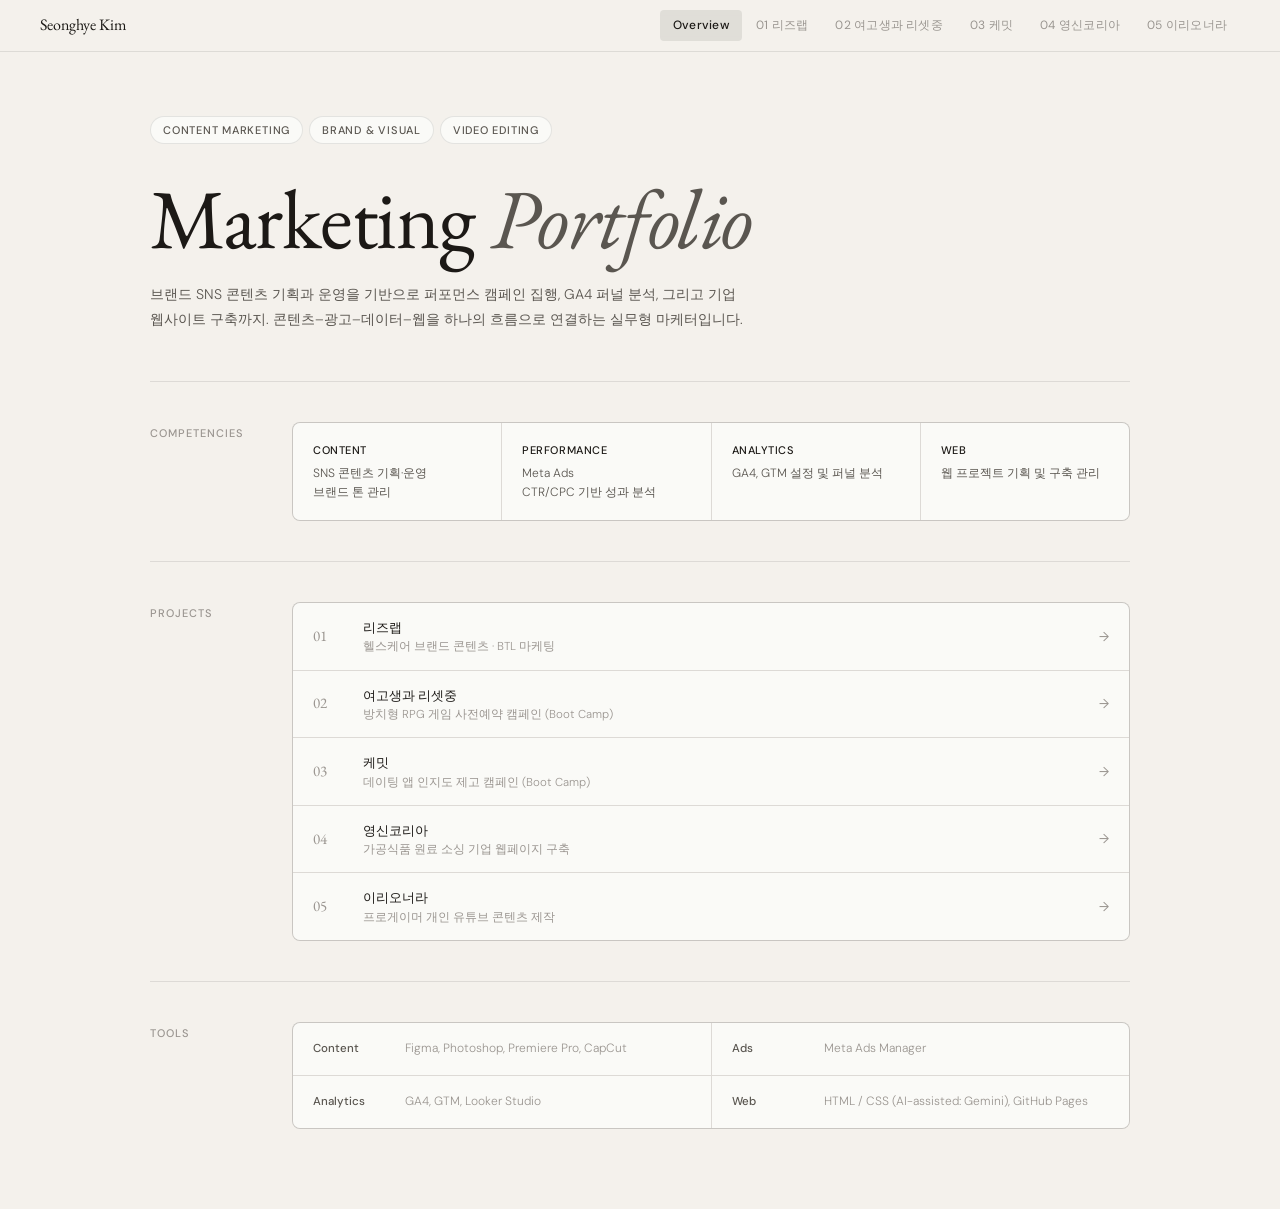
<file: index.html>
<!DOCTYPE html>
<html lang="ko">
<head>
<meta charset="UTF-8">
<meta name="viewport" content="width=device-width, initial-scale=1.0">
<title>Seonghye Kim — Marketing Portfolio</title>
<link rel="icon" href="./img/favicon_2.png">
<link rel="apple-touch-icon" href="./img/favicon_2.png">
<link rel="stylesheet" href="./css/style.css">
<style>
/* Overview page specific */
.ov-section { padding: 40px 0; border-bottom: 1px solid var(--ln); }
.ov-section:last-child { border-bottom: none; padding-bottom: 80px; }
.ov-row { display: grid; grid-template-columns: 110px 1fr; gap: 32px; align-items: start; }
.ov-lbl { font-size: 11px; font-weight: 500; letter-spacing: .09em; text-transform: uppercase; color: var(--ink3); padding-top: 2px; }

.comp-grid { display: grid; grid-template-columns: repeat(4,1fr); gap: 1px; background: var(--ln); border: 1px solid var(--ln); border-radius: 8px; overflow: hidden; min-width: 0; }
.comp-cell { background: var(--sur); padding: 18px 20px; }
.comp-cell h4 { font-size: 11px; font-weight: 500; letter-spacing: .05em; text-transform: uppercase; color: var(--ink); margin-bottom: 5px; }
.comp-cell p { font-size: 12px; color: var(--ink2); font-weight: 300; line-height: 1.6; word-break: keep-all; }

.proj-list { background: var(--ln); border: 1px solid var(--ln); border-radius: 8px; overflow: hidden; display: flex; flex-direction: column; gap: 1px; }
.proj-row { display: grid; grid-template-columns: 34px 1fr 20px; align-items: center; gap: 16px; padding: 14px 20px; background: var(--sur); text-decoration: none; transition: background .12s; }
.proj-row:hover { background: rgba(28,25,22,0.04); }
.proj-num { font-family: 'EB Garamond', serif; font-size: 15px; color: var(--ink3); }
.proj-info { display: flex; flex-direction: column; gap: 1px; min-width: 0; }
.proj-info strong { font-size: 13px; font-weight: 500; color: var(--ink); }
.proj-info span { font-size: 11.5px; color: var(--ink3); font-weight: 300; line-height: 1.4; }
.proj-arr { color: var(--ink3); font-size: 13px; transition: transform .15s; justify-self: end; }
.proj-row:hover .proj-arr { transform: translateX(2px); color: var(--ink); }

.tools-grid { display: grid; grid-template-columns: 1fr 1fr; gap: 1px; background: var(--ln); border: 1px solid var(--ln); border-radius: 8px; overflow: hidden; }
.tools-cell { background: var(--sur); padding: 16px 20px; display: grid; grid-template-columns: 80px 1fr; gap: 12px; align-items: baseline; }
.tools-cell .tk { font-size: 11.5px; font-weight: 500; color: var(--ink2); }
.tools-cell .tv { font-size: 12px; color: var(--ink3); font-weight: 300; line-height: 1.6; word-break: keep-all; }

/* Hero */
.hero { padding: 64px 0 48px; border-bottom: 1px solid var(--ln); }
.hero h1 { font-family: 'EB Garamond', serif; font-size: clamp(48px, 8vw, 84px); font-weight: 400; line-height: 1.0; letter-spacing: -.015em; margin-bottom: 22px; }
.hero h1 em { font-style: italic; color: var(--ink2); }
.hero p { font-size: 14px; color: var(--ink2); max-width: 600px; line-height: 1.8; font-weight: 300; word-break: keep-all; }
.hero-chips { display: flex; gap: 6px; margin-bottom: 32px; flex-wrap: wrap; }

@media (max-width: 768px) {
  .ov-row { grid-template-columns: 1fr; gap: 10px; }
  .ov-lbl { font-size: 10px; margin-bottom: 2px; }
  .ov-section { padding: 24px 0; }
  .hero { padding: 36px 0 28px; }
  .hero h1 { font-size: clamp(36px, 10vw, 52px); margin-bottom: 14px; }
  .hero p { font-size: 13px; max-width: 100%; }
  .hero-chips { margin-bottom: 24px; gap: 5px; }
  .comp-grid { grid-template-columns: 1fr 1fr; }
  .comp-cell { padding: 12px 12px; }
  .comp-cell h4 { font-size: 9.5px; margin-bottom: 3px; }
  .comp-cell p { font-size: 11px; line-height: 1.5; }
  .tools-grid { grid-template-columns: 1fr 1fr; }
  .tools-cell { grid-template-columns: 1fr; gap: 2px; padding: 11px 12px; }
  .tools-cell .tk { font-size: 11px; }
  .tools-cell .tv { font-size: 11px; line-height: 1.5; }
  .proj-row { padding: 11px 13px; gap: 10px; grid-template-columns: 28px 1fr 16px; }
  .proj-num { font-size: 13px; }
  .proj-info strong { font-size: 12.5px; }
  .proj-info span { font-size: 11px; white-space: normal !important; overflow: visible !important; text-overflow: unset !important; line-height: 1.4; word-break: keep-all; }
  .proj-arr { font-size: 11px; }
}
</style>
</head>
<body>

<nav>
  <a class="nav-logo" href="./index.html">Seonghye Kim</a>
  <div class="nav-right">
    <a class="nb on" href="./index.html">Overview</a>
    <a class="nb" href="./leedslab/">01 리즈랩</a>
    <a class="nb" href="./reset/">02 여고생과 리셋중</a>
    <a class="nb" href="./chemeet/">03 케밋</a>
    <a class="nb" href="./yeongshin/">04 영신코리아</a>
    <a class="nb" href="./oner/">05 이리오너라</a>
  </div>
  <button class="ham" id="ham" onclick="toggleMenu()" aria-label="메뉴"><span></span><span></span><span></span></button>
</nav>
<div class="mobile-menu" id="mobile-menu">
  <a class="nb on" href="./index.html">Overview</a>
  <a class="nb" href="./leedslab/">01 리즈랩</a>
  <a class="nb" href="./reset/">02 여고생과 리셋중</a>
  <a class="nb" href="./chemeet/">03 케밋</a>
  <a class="nb" href="./yeongshin/">04 영신코리아</a>
  <a class="nb" href="./oner/">05 이리오너라</a>
</div>

<div class="wrap">

  <!-- HERO -->
  <div class="hero">
    <div class="hero-chips">
      <span class="chip">Content Marketing</span>
      <span class="chip">Brand &amp; Visual</span>
      <span class="chip">Video Editing</span>
    </div>
    <h1>Marketing <em>Portfolio</em></h1>
    <p>브랜드 SNS 콘텐츠 기획과 운영을 기반으로 퍼포먼스 캠페인 집행, GA4 퍼널 분석, 그리고 기업 웹사이트 구축까지. 콘텐츠–광고–데이터–웹을 하나의 흐름으로 연결하는 실무형 마케터입니다.</p>
  </div>

  <!-- COMPETENCIES -->
  <div class="ov-section">
    <div class="ov-row">
      <div class="ov-lbl">Competencies</div>
      <div class="comp-grid">
        <div class="comp-cell"><h4>Content</h4><p>SNS 콘텐츠 기획·운영<br>브랜드 톤 관리</p></div>
        <div class="comp-cell"><h4>Performance</h4><p>Meta Ads<br>CTR/CPC 기반 성과 분석</p></div>
        <div class="comp-cell"><h4>Analytics</h4><p>GA4, GTM 설정 및 퍼널 분석</p></div>
        <div class="comp-cell"><h4>Web</h4><p>웹 프로젝트 기획 및 구축 관리</p></div>
      </div>
    </div>
  </div>

  <!-- PROJECTS -->
  <div class="ov-section">
    <div class="ov-row">
      <div class="ov-lbl">Projects</div>
      <div class="proj-list">
        <a href="./leedslab/" class="proj-row">
          <span class="proj-num">01</span>
          <span class="proj-info"><strong>리즈랩</strong><span>헬스케어 브랜드 콘텐츠 · BTL 마케팅</span></span>
          <span class="proj-arr">→</span>
        </a>
        <a href="./reset/" class="proj-row">
          <span class="proj-num">02</span>
          <span class="proj-info"><strong>여고생과 리셋중</strong><span>방치형 RPG 게임 사전예약 캠페인 (Boot Camp)</span></span>
          <span class="proj-arr">→</span>
        </a>
        <a href="./chemeet/" class="proj-row">
          <span class="proj-num">03</span>
          <span class="proj-info"><strong>케밋</strong><span>데이팅 앱 인지도 제고 캠페인 (Boot Camp)</span></span>
          <span class="proj-arr">→</span>
        </a>
        <a href="./yeongshin/" class="proj-row">
          <span class="proj-num">04</span>
          <span class="proj-info"><strong>영신코리아</strong><span>가공식품 원료 소싱 기업 웹페이지 구축</span></span>
          <span class="proj-arr">→</span>
        </a>
        <a href="./oner/" class="proj-row">
          <span class="proj-num">05</span>
          <span class="proj-info"><strong>이리오너라</strong><span>프로게이머 개인 유튜브 콘텐츠 제작</span></span>
          <span class="proj-arr">→</span>
        </a>
      </div>
    </div>
  </div>

  <!-- TOOLS -->
  <div class="ov-section">
    <div class="ov-row">
      <div class="ov-lbl">Tools</div>
      <div class="tools-grid">
        <div class="tools-cell"><span class="tk">Content</span><span class="tv">Figma, Photoshop, Premiere Pro, CapCut</span></div>
        <div class="tools-cell"><span class="tk">Ads</span><span class="tv">Meta Ads Manager</span></div>
        <div class="tools-cell"><span class="tk">Analytics</span><span class="tv">GA4, GTM, Looker Studio</span></div>
        <div class="tools-cell"><span class="tk">Web</span><span class="tv">HTML / CSS (AI-assisted: Gemini), GitHub Pages</span></div>
      </div>
    </div>
  </div>

</div>

<script>
function toggleMenu() {
  document.getElementById('ham').classList.toggle('open');
  document.getElementById('mobile-menu').classList.toggle('open');
}
</script>
</body>
</html>
</file>
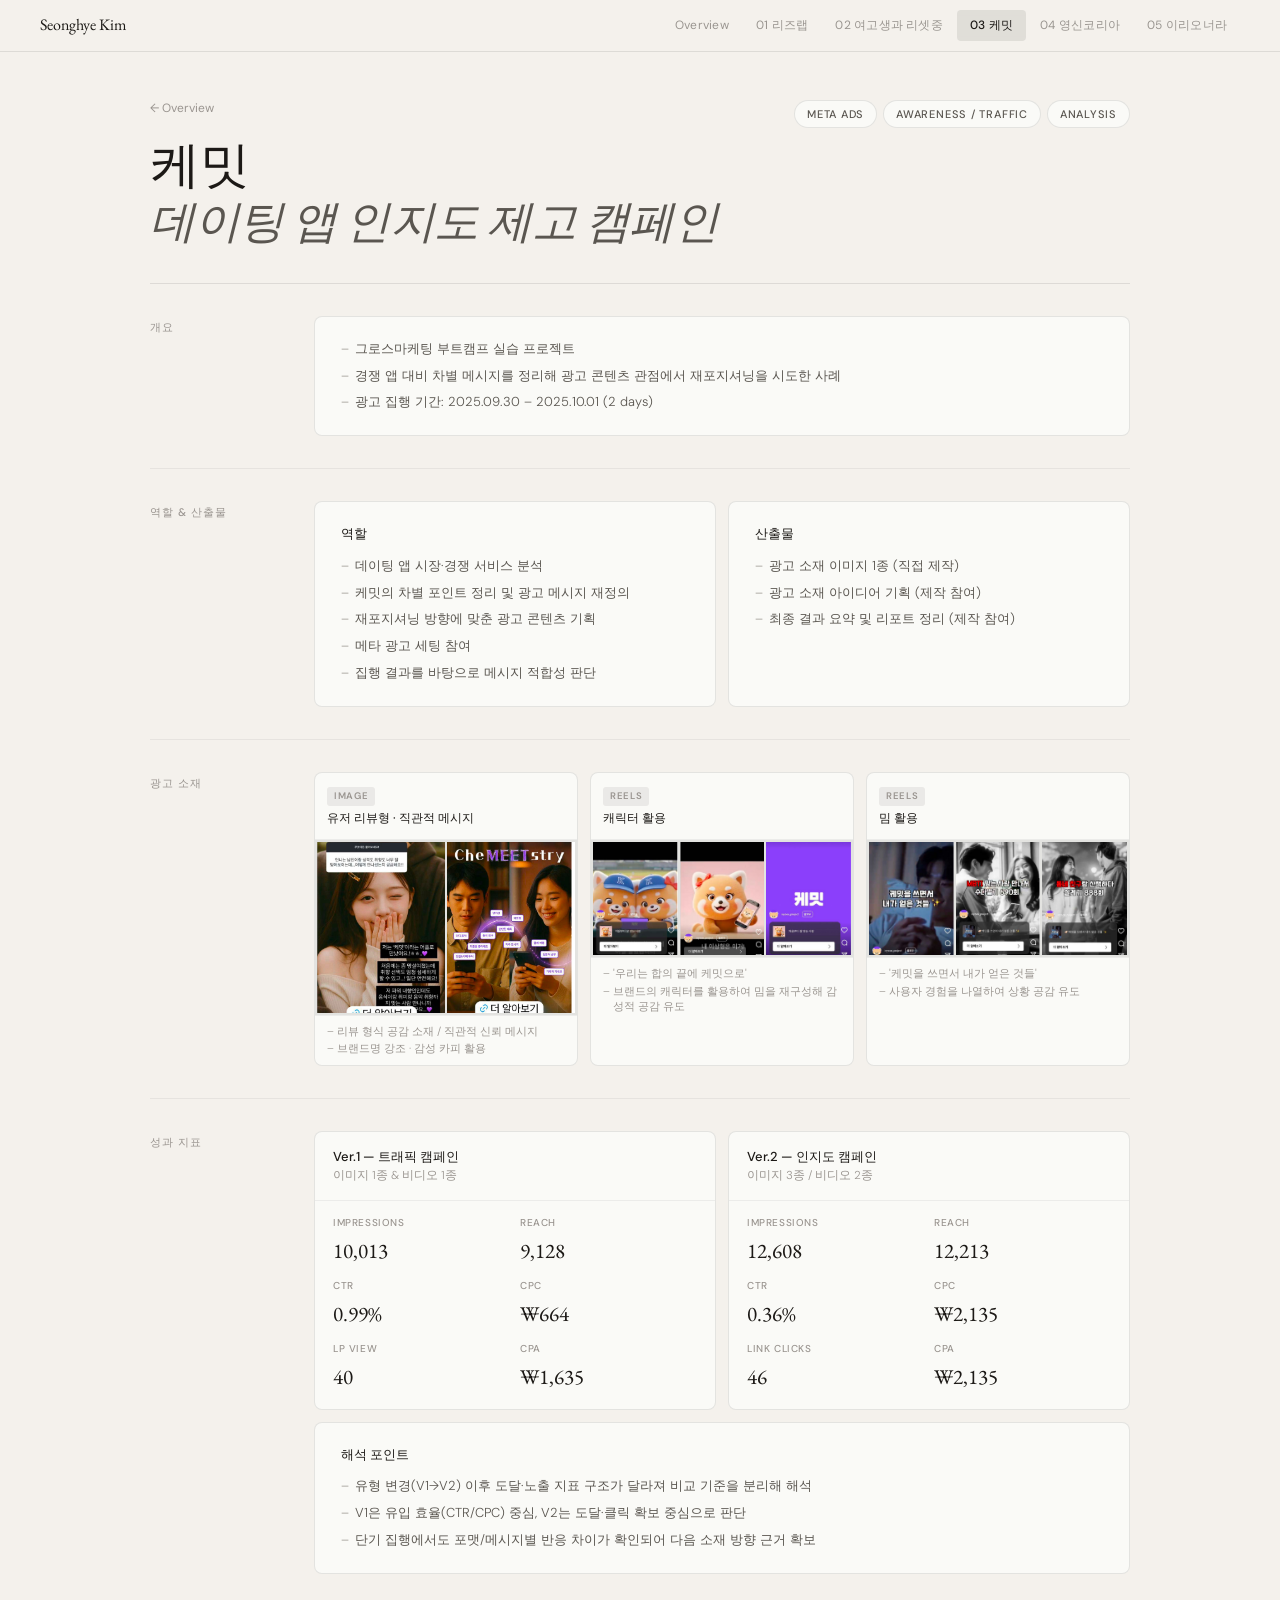
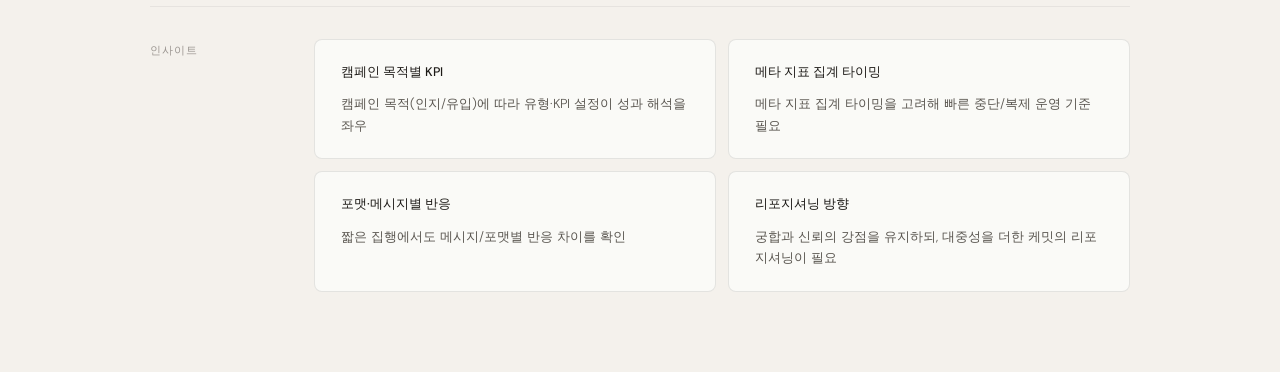
<file: chemeet/index.html>
<!DOCTYPE html>
<html lang="ko">
<head>
<meta charset="UTF-8">
<meta name="viewport" content="width=device-width, initial-scale=1.0">
<title>케밋 — Seonghye Kim</title>
<link rel="icon" href="../img/favicon_2.png">
<link rel="apple-touch-icon" href="../img/favicon_2.png">
<link rel="stylesheet" href="../css/style.css">
<style>
.cr2-grid { display: grid; grid-template-columns: repeat(3,1fr); gap: 12px; }
.cr2-card { border: 1px solid var(--ln); border-radius: 8px; overflow: hidden; background: var(--sur); }
.cr2-head { padding: 10px 12px; border-bottom: 1px solid var(--lns); }
.cr2-badge { font-size: 9.5px; font-weight: 600; letter-spacing: .07em; text-transform: uppercase; color: var(--ink3); background: rgba(28,25,22,.07); padding: 2px 7px; border-radius: 3px; display: inline-block; margin-bottom: 3px; }
.cr2-head h5 { font-size: 12px; font-weight: 500; color: var(--ink); }
.cr2-imgs { display: grid; grid-template-columns: 1fr 1fr; gap: 2px; background: var(--ln); padding: 2px; }
.cr2-imgs.three { grid-template-columns: 1fr 1fr 1fr; }
.cr2-img { overflow: hidden; }
.cr2-img img { width: 100%; display: block; aspect-ratio: 3/4; object-fit: cover; }
.cr2-notes { padding: 8px 12px; border-top: 1px solid var(--lns); list-style: none; display: flex; flex-direction: column; gap: 2px; }
.cr2-notes li { font-size: 11px; color: var(--ink3); font-weight: 300; padding-left: 10px; position: relative; line-height: 1.4; }
.cr2-notes li::before { content: '–'; position: absolute; left: 0; }

@media (max-width: 768px) {
  .cr2-grid { grid-template-columns: 1fr 1fr; gap: 8px; }
  .cr2-head { padding: 8px 10px; }
  .cr2-head h5 { font-size: 11px; }
  .cr2-notes li { font-size: 10px; }
  .cr2-imgs.three { grid-template-columns: 1fr 1fr 1fr; }
}
</style>
</head>
<body>

<nav>
  <a class="nav-logo" href="../index.html">Seonghye Kim</a>
  <div class="nav-right">
    <a class="nb" href="../index.html">Overview</a>
    <a class="nb" href="../leedslab/">01 리즈랩</a>
    <a class="nb" href="../reset/">02 여고생과 리셋중</a>
    <a class="nb on" href="../chemeet/">03 케밋</a>
    <a class="nb" href="../yeongshin/">04 영신코리아</a>
    <a class="nb" href="../oner/">05 이리오너라</a>
  </div>
  <button class="ham" id="ham" onclick="toggleMenu()" aria-label="메뉴"><span></span><span></span><span></span></button>
</nav>
<div class="mobile-menu" id="mobile-menu">
  <a class="nb" href="../index.html">Overview</a>
  <a class="nb" href="../leedslab/">01 리즈랩</a>
  <a class="nb" href="../reset/">02 여고생과 리셋중</a>
  <a class="nb on" href="../chemeet/">03 케밋</a>
  <a class="nb" href="../yeongshin/">04 영신코리아</a>
  <a class="nb" href="../oner/">05 이리오너라</a>
</div>

<div class="wrap">

  <div class="p-header">
    <div>
      <a class="p-back" href="../index.html">← Overview</a>
      <h1 class="p-title">케밋<br><em>데이팅 앱 인지도 제고 캠페인</em></h1>
    </div>
    <div class="p-chips">
      <span class="chip">Meta Ads</span>
      <span class="chip">Awareness / Traffic</span>
      <span class="chip">Analysis</span>
    </div>
  </div>

  <!-- 개요 -->
  <div class="p-sec">
    <div class="p-sec-row">
      <div class="p-lbl">개요</div>
      <div class="card"><ul>
        <li>그로스마케팅 부트캠프 실습 프로젝트</li>
        <li>경쟁 앱 대비 차별 메시지를 정리해 광고 콘텐츠 관점에서 재포지셔닝을 시도한 사례</li>
        <li>광고 집행 기간: 2025.09.30 – 2025.10.01 (2 days)</li>
      </ul></div>
    </div>
  </div>

  <!-- 역할 -->
  <div class="p-sec">
    <div class="p-sec-row">
      <div class="p-lbl">역할 &amp; 산출물</div>
      <div class="g2">
        <div class="card"><h4>역할</h4><ul>
          <li>데이팅 앱 시장·경쟁 서비스 분석</li>
          <li>케밋의 차별 포인트 정리 및 광고 메시지 재정의</li>
          <li>재포지셔닝 방향에 맞춘 광고 콘텐츠 기획</li>
          <li>메타 광고 세팅 참여</li>
          <li>집행 결과를 바탕으로 메시지 적합성 판단</li>
        </ul></div>
        <div class="card"><h4>산출물</h4><ul>
          <li>광고 소재 이미지 1종 (직접 제작)</li>
          <li>광고 소재 아이디어 기획 (제작 참여)</li>
          <li>최종 결과 요약 및 리포트 정리 (제작 참여)</li>
        </ul></div>
      </div>
    </div>
  </div>

  <!-- 광고 소재 -->
  <div class="p-sec">
    <div class="p-sec-row">
      <div class="p-lbl">광고 소재</div>
      <div class="cr2-grid">

        <!-- Image 2장 -->
        <div class="cr2-card">
          <div class="cr2-head"><div class="cr2-badge">Image</div><h5>유저 리뷰형 · 직관적 메시지</h5></div>
          <div class="cr2-imgs">
            <div class="cr2-img"><img src="../img/chemeet/03_chemeet_ad_image_1.jpg" alt="이미지 소재 1"></div>
            <div class="cr2-img"><img src="../img/chemeet/03_chemeet_ad_image_2.jpg" alt="이미지 소재 2"></div>
          </div>
          <ul class="cr2-notes">
            <li>리뷰 형식 공감 소재 / 직관적 신뢰 메시지</li>
            <li>브랜드명 강조 · 감성 카피 활용</li>
          </ul>
        </div>

        <!-- Reels 캐릭터 활용 — 3장 -->
        <div class="cr2-card">
          <div class="cr2-head"><div class="cr2-badge">Reels</div><h5>캐릭터 활용</h5></div>
          <div class="cr2-imgs three">
            <div class="cr2-img"><img src="../img/chemeet/03_chemeet_ad_video_1.jpg" alt="릴스 소재 1"></div>
            <div class="cr2-img"><img src="../img/chemeet/03_chemeet_ad_video_2.jpg" alt="릴스 소재 2"></div>
            <div class="cr2-img"><img src="../img/chemeet/03_chemeet_ad_video_3.jpg" alt="릴스 소재 3"></div>
          </div>
          <ul class="cr2-notes">
            <li>'우리는 합의 끝에 케밋으로'</li>
            <li>브랜드의 캐릭터를 활용하여 밈을 재구성해 감성적 공감 유도</li>
          </ul>
        </div>

        <!-- Reels 밈 활용 — 3장 -->
        <div class="cr2-card">
          <div class="cr2-head"><div class="cr2-badge">Reels</div><h5>밈 활용</h5></div>
          <div class="cr2-imgs three">
            <div class="cr2-img"><img src="../img/chemeet/03_chemeet_ad_video_4.jpg" alt="릴스 소재 4"></div>
            <div class="cr2-img"><img src="../img/chemeet/03_chemeet_ad_video_5.jpg" alt="릴스 소재 5"></div>
            <div class="cr2-img"><img src="../img/chemeet/03_chemeet_ad_video_6.jpg" alt="릴스 소재 6"></div>
          </div>
          <ul class="cr2-notes">
            <li>'케밋을 쓰면서 내가 얻은 것들'</li>
            <li>사용자 경험을 나열하여 상황 공감 유도</li>
          </ul>
        </div>

      </div>
    </div>
  </div>

  <!-- 성과 -->
  <div class="p-sec">
    <div class="p-sec-row">
      <div class="p-lbl">성과 지표</div>
      <div>
        <div class="perf-cards">
          <div class="perf-c">
            <div class="perf-c-head"><h4>Ver.1 — 트래픽 캠페인</h4><p>이미지 1종 &amp; 비디오 1종</p></div>
            <div class="perf-c-body">
              <div><div class="pk">Impressions</div><div class="pv">10,013</div></div>
              <div><div class="pk">Reach</div><div class="pv">9,128</div></div>
              <div><div class="pk">CTR</div><div class="pv">0.99%</div></div>
              <div><div class="pk">CPC</div><div class="pv">₩664</div></div>
              <div><div class="pk">LP View</div><div class="pv">40</div></div>
              <div><div class="pk">CPA</div><div class="pv">₩1,635</div></div>
            </div>
          </div>
          <div class="perf-c">
            <div class="perf-c-head"><h4>Ver.2 — 인지도 캠페인</h4><p>이미지 3종 / 비디오 2종</p></div>
            <div class="perf-c-body">
              <div><div class="pk">Impressions</div><div class="pv">12,608</div></div>
              <div><div class="pk">Reach</div><div class="pv">12,213</div></div>
              <div><div class="pk">CTR</div><div class="pv">0.36%</div></div>
              <div><div class="pk">CPC</div><div class="pv">₩2,135</div></div>
              <div><div class="pk">Link Clicks</div><div class="pv">46</div></div>
              <div><div class="pk">CPA</div><div class="pv">₩2,135</div></div>
            </div>
          </div>
        </div>
        <div style="margin-top:12px" class="card"><h4>해석 포인트</h4><ul>
          <li>유형 변경(V1→V2) 이후 도달·노출 지표 구조가 달라져 비교 기준을 분리해 해석</li>
          <li>V1은 유입 효율(CTR/CPC) 중심, V2는 도달·클릭 확보 중심으로 판단</li>
          <li>단기 집행에서도 포맷/메시지별 반응 차이가 확인되어 다음 소재 방향 근거 확보</li>
        </ul></div>
      </div>
    </div>
  </div>

  <!-- 인사이트 -->
  <div class="p-sec">
    <div class="p-sec-row">
      <div class="p-lbl">인사이트</div>
      <div class="g2">
        <div class="card"><h4>캠페인 목적별 KPI</h4><p>캠페인 목적(인지/유입)에 따라 유형·KPI 설정이 성과 해석을 좌우</p></div>
        <div class="card"><h4>메타 지표 집계 타이밍</h4><p>메타 지표 집계 타이밍을 고려해 빠른 중단/복제 운영 기준 필요</p></div>
        <div class="card"><h4>포맷·메시지별 반응</h4><p>짧은 집행에서도 메시지/포맷별 반응 차이를 확인</p></div>
        <div class="card"><h4>리포지셔닝 방향</h4><p>궁합과 신뢰의 강점을 유지하되, 대중성을 더한 케밋의 리포지셔닝이 필요</p></div>
      </div>
    </div>
  </div>

</div>

<script>
function toggleMenu() {
  document.getElementById('ham').classList.toggle('open');
  document.getElementById('mobile-menu').classList.toggle('open');
}
</script>
</body>
</html>
</file>
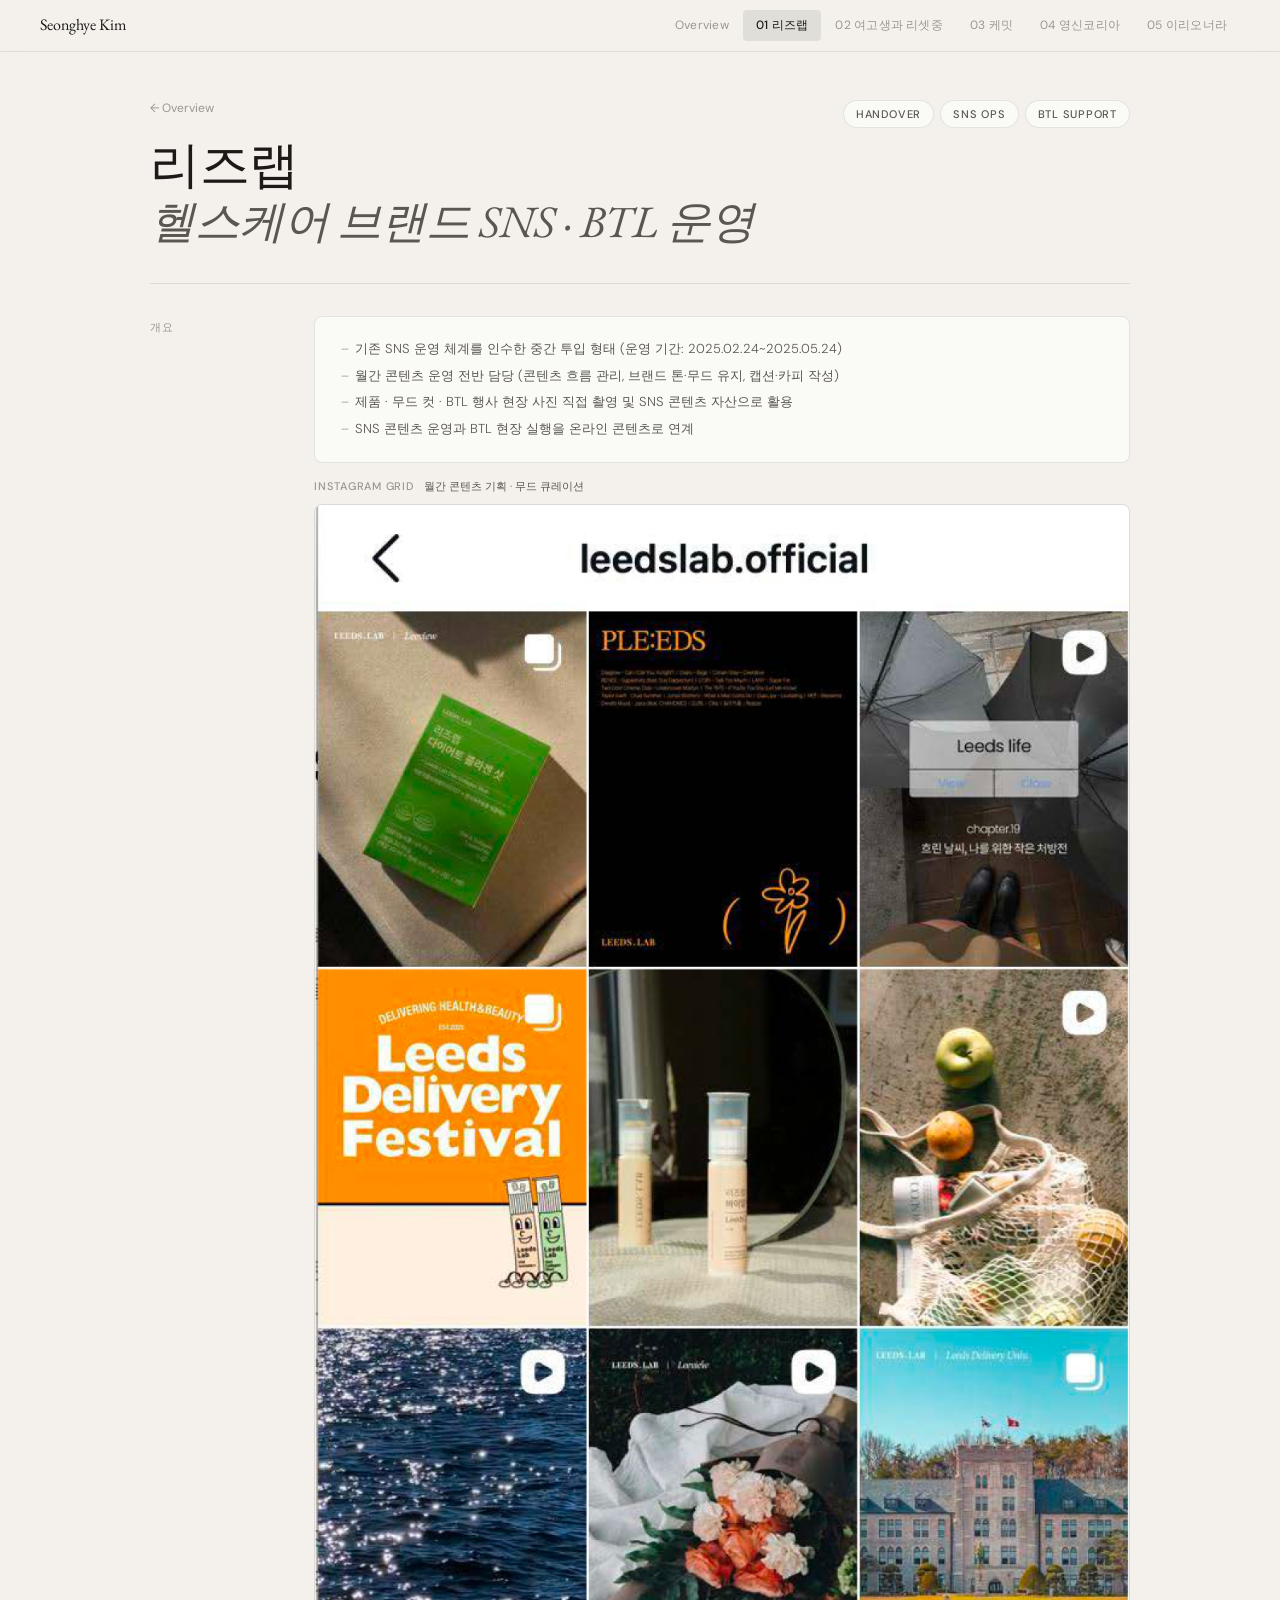
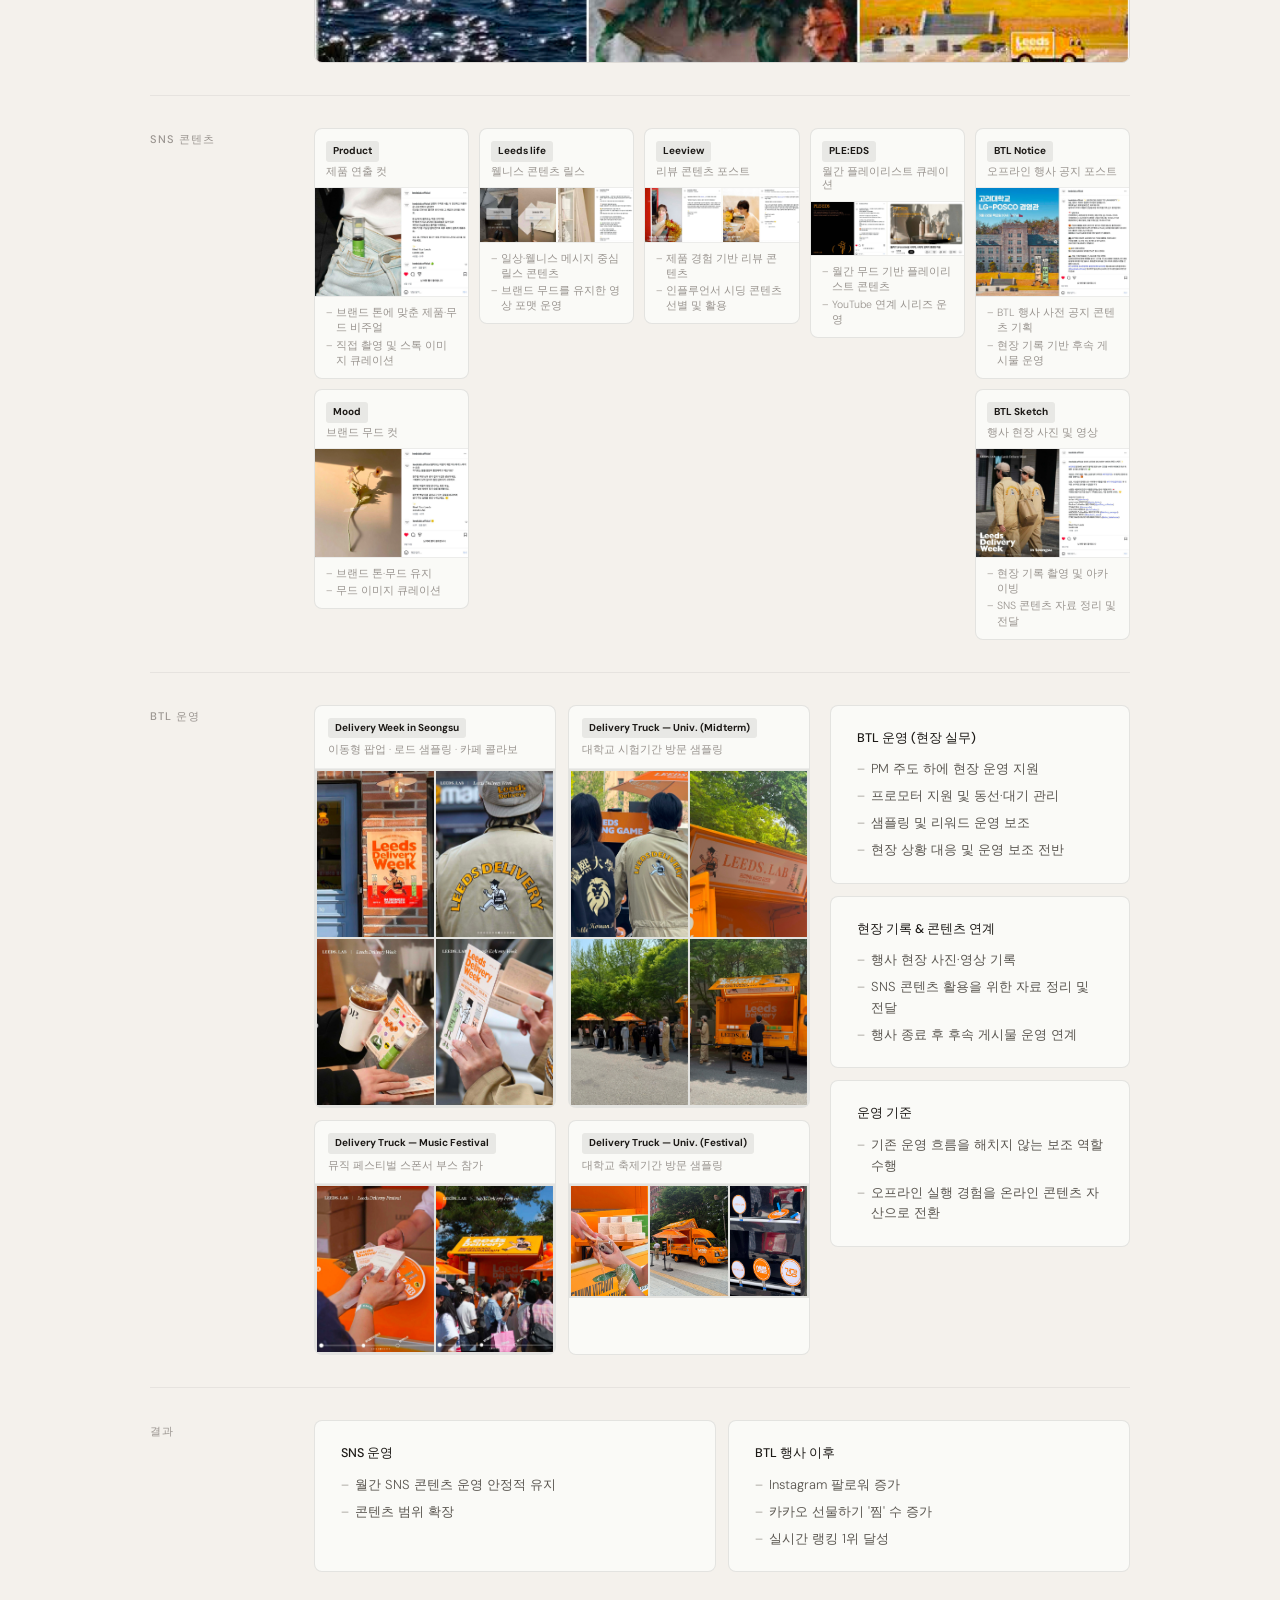
<file: leedslab/index.html>
<!DOCTYPE html>
<html lang="ko">
<head>
<meta charset="UTF-8">
<meta name="viewport" content="width=device-width, initial-scale=1.0">
<title>리즈랩 — Seonghye Kim</title>
<link rel="icon" href="../img/favicon_2.png">
<link rel="apple-touch-icon" href="../img/favicon_2.png">
<link rel="stylesheet" href="../css/style.css">
<style>
/* 개요 비주얼 */
.overview-visual { display: grid; grid-template-columns: 1fr 1fr; gap: 20px; margin-top: 14px; }
.vis-label { font-size: 11px; font-weight: 500; letter-spacing: .07em; text-transform: uppercase; color: var(--ink3); margin-bottom: 9px; }
.vis-label span { color: var(--ink2); font-weight: 300; text-transform: none; letter-spacing: 0; margin-left: 6px; font-size: 11px; }
.photo-grid4 { display: grid; grid-template-columns: 1fr 1fr; gap: 4px; }
.photo-grid4 img { border-radius: 6px; border: 1px solid var(--ln); width: 100%; display: block; aspect-ratio: 1; object-fit: cover; }

/* SNS 카테고리 카드 */
.sns-cat-grid { display: grid; grid-template-columns: repeat(5, 1fr); gap: 10px; align-items: start; }
.sns-cat-card { border: 1px solid var(--ln); border-radius: 8px; overflow: hidden; background: var(--sur); display: flex; flex-direction: column; height: fit-content; }
.sns-cat-head { padding: 9px 11px; border-bottom: 1px solid var(--lns); }
.sns-cat-badge { font-size: 10px; font-weight: 700; color: var(--ink); background: rgba(28,25,22,.08); padding: 2px 7px; border-radius: 3px; display: inline-block; margin-bottom: 3px; }
.sns-cat-sub { font-size: 10.5px; color: var(--ink3); font-weight: 300; line-height: 1.3; display: block; }
.sns-cat-imgs { display: flex; flex-direction: column; gap: 2px; }
.sns-cat-imgs.two { display: grid; grid-template-columns: 1fr 1fr; }
.sns-cat-imgs.two .sns-cat-img:only-child { grid-column: 1 / -1; }
.sns-cat-img { overflow: hidden; }
.sns-cat-img img { width: 100%; display: block; height: auto; }
.sns-cat-desc { padding: 8px 11px; border-top: 1px solid var(--lns); list-style: none; }
.sns-cat-desc li { font-size: 10.5px; color: var(--ink3); font-weight: 300; padding-left: 10px; position: relative; line-height: 1.45; margin-bottom: 2px; }
.sns-cat-desc li::before { content: '–'; position: absolute; left: 0; }

/* 5번째 열 — BTL Notice + Sketch 스택 */
.sns-col-stack { display: flex; flex-direction: column; gap: 10px; align-items: stretch; }

/* BTL 레이아웃 */
.btl-layout { display: grid; grid-template-columns: 1fr 300px; gap: 20px; align-items: start; }
.btl-events { display: grid; grid-template-columns: 1fr 1fr; gap: 12px; }
.btl-card2 { border: 1px solid var(--ln); border-radius: 8px; overflow: hidden; background: var(--sur); }
.btl-head2 { padding: 9px 13px; border-bottom: 1px solid var(--lns); }
.btl-badge { font-size: 10px; font-weight: 700; color: var(--ink); background: rgba(28,25,22,.08); padding: 2px 7px; border-radius: 3px; display: inline-block; margin-bottom: 3px; }
.btl-sub2 { font-size: 10.5px; color: var(--ink3); font-weight: 300; display: block; }
.btl-imgs { display: grid; gap: 2px; background: var(--ln); padding: 2px; }
.btl-imgs.c2 { grid-template-columns: 1fr 1fr; }
.btl-imgs.c3 { grid-template-columns: 1fr 1fr 1fr; }
.btl-img { overflow: hidden; background: #d5d0c8; }
.btl-img img { width: 100%; height: auto; display: block; }
.btl-side { display: flex; flex-direction: column; gap: 12px; }

@media (max-width: 768px) {
  /* 개요 비주얼 — 1열 (그리드 한 장이라 의미 있음) */
  .overview-visual { grid-template-columns: 1fr; gap: 16px; }
  .photo-grid4 { grid-template-columns: 1fr 1fr; }

  /* SNS 카테고리 — 2열 */
  .sns-cat-grid { grid-template-columns: 1fr 1fr; gap: 8px; }
  .sns-col-stack { flex-direction: column; gap: 8px; }
  .sns-cat-head { padding: 7px 9px; }
  .sns-cat-desc li { font-size: 10px; }
  .sns-cat-badge { font-size: 9.5px; }
  .sns-cat-sub { font-size: 9.5px; }

  /* BTL — 사이드 텍스트 아래로 */
  .btl-layout { grid-template-columns: 1fr; gap: 14px; }
  /* 행사 카드 2열 유지 */
  .btl-events { grid-template-columns: 1fr 1fr; gap: 8px; }
  .btl-badge { font-size: 9.5px; }
  .btl-sub2 { font-size: 9.5px; }
  /* 3열 사진 → 2+1 or just 2열 */
  .btl-imgs.c3 { grid-template-columns: 1fr 1fr; }
  .btl-side { flex-direction: row; flex-wrap: wrap; gap: 8px; }
  .btl-side .card { flex: 1 1 140px; min-width: 0; }
}
</style>
</head>
<body>

<nav>
  <a class="nav-logo" href="../index.html">Seonghye Kim</a>
  <div class="nav-right">
    <a class="nb" href="../index.html">Overview</a>
    <a class="nb on" href="../leedslab/">01 리즈랩</a>
    <a class="nb" href="../reset/">02 여고생과 리셋중</a>
    <a class="nb" href="../chemeet/">03 케밋</a>
    <a class="nb" href="../yeongshin/">04 영신코리아</a>
    <a class="nb" href="../oner/">05 이리오너라</a>
  </div>
  <button class="ham" id="ham" onclick="toggleMenu()" aria-label="메뉴"><span></span><span></span><span></span></button>
</nav>
<div class="mobile-menu" id="mobile-menu">
  <a class="nb" href="../index.html">Overview</a>
  <a class="nb on" href="../leedslab/">01 리즈랩</a>
  <a class="nb" href="../reset/">02 여고생과 리셋중</a>
  <a class="nb" href="../chemeet/">03 케밋</a>
  <a class="nb" href="../yeongshin/">04 영신코리아</a>
  <a class="nb" href="../oner/">05 이리오너라</a>
</div>

<div class="wrap">

  <div class="p-header">
    <div>
      <a class="p-back" href="../index.html">← Overview</a>
      <h1 class="p-title">리즈랩<br><em>헬스케어 브랜드 SNS · BTL 운영</em></h1>
    </div>
    <div class="p-chips">
      <span class="chip">Handover</span>
      <span class="chip">SNS Ops</span>
      <span class="chip">BTL Support</span>
    </div>
  </div>

  <!-- ── 개요 ── -->
  <div class="p-sec">
    <div class="p-sec-row">
      <div class="p-lbl">개요</div>
      <div>
        <div class="card"><ul>
          <li>기존 SNS 운영 체계를 인수한 중간 투입 형태 (운영 기간: 2025.02.24~2025.05.24)</li>
          <li>월간 콘텐츠 운영 전반 담당 (콘텐츠 흐름 관리, 브랜드 톤·무드 유지, 캡션·카피 작성)</li>
          <li>제품 · 무드 컷 · BTL 행사 현장 사진 직접 촬영 및 SNS 콘텐츠 자산으로 활용</li>
          <li>SNS 콘텐츠 운영과 BTL 현장 실행을 온라인 콘텐츠로 연계</li>
        </ul></div>

        <!-- 인스타 그리드 -->
        <div style="margin-top:14px">
          <div class="vis-label">Instagram grid <span>월간 콘텐츠 기획 · 무드 큐레이션</span></div>
          <img src="../img/leedslab/01_leedslab_instagram_grid.jpg" alt="Instagram 그리드" style="width:100%;border-radius:8px;border:1px solid var(--ln);display:block">
        </div>
      </div>
    </div>
  </div>

  <!-- ── SNS 콘텐츠 카테고리 ── -->
  <div class="p-sec">
    <div class="p-sec-row">
      <div class="p-lbl">SNS 콘텐츠</div>
      <div class="sns-cat-grid">

        <!-- 1. Product + Mood (세로 스택) -->
        <div class="sns-col-stack">
          <div class="sns-cat-card">
            <div class="sns-cat-head">
              <span class="sns-cat-badge">Product</span>
              <span class="sns-cat-sub">제품 연출 컷</span>
            </div>
            <div class="sns-cat-imgs">
              <div class="sns-cat-img"><img src="../img/leedslab/01_leedslab_instagram_product.jpg" alt="Product"></div>
            </div>
            <ul class="sns-cat-desc">
              <li>브랜드 톤에 맞춘 제품·무드 비주얼</li>
              <li>직접 촬영 및 스톡 이미지 큐레이션</li>
            </ul>
          </div>
          <div class="sns-cat-card">
            <div class="sns-cat-head">
              <span class="sns-cat-badge">Mood</span>
              <span class="sns-cat-sub">브랜드 무드 컷</span>
            </div>
            <div class="sns-cat-imgs">
              <div class="sns-cat-img"><img src="../img/leedslab/01_leedslab_instagram_mood.jpg" alt="Mood"></div>
            </div>
            <ul class="sns-cat-desc">
              <li>브랜드 톤·무드 유지</li>
              <li>무드 이미지 큐레이션</li>
            </ul>
          </div>
        </div>

        <!-- 2. Leeds life -->
        <div class="sns-cat-card">
          <div class="sns-cat-head">
            <span class="sns-cat-badge">Leeds life</span>
            <span class="sns-cat-sub">웰니스 콘텐츠 릴스</span>
          </div>
          <div class="sns-cat-imgs two">
            <div class="sns-cat-img"><img src="../img/leedslab/01_leedslab_intagram_leedslife_1.jpg" alt="Leeds life 1"></div>
            <div class="sns-cat-img"><img src="../img/leedslab/01_leedslab_intagram_leedslife_2.jpg" alt="Leeds life 2" onerror="this.closest('.sns-cat-img').remove()"></div>
          </div>
          <ul class="sns-cat-desc">
            <li>일상·웰니스 메시지 중심 릴스 콘텐츠</li>
            <li>브랜드 무드를 유지한 영상 포맷 운영</li>
          </ul>
        </div>

        <!-- 3. Leeview -->
        <div class="sns-cat-card">
          <div class="sns-cat-head">
            <span class="sns-cat-badge">Leeview</span>
            <span class="sns-cat-sub">리뷰 콘텐츠 포스트</span>
          </div>
          <div class="sns-cat-imgs two">
            <div class="sns-cat-img"><img src="../img/leedslab/01_leedslab_intagram_leeview_1.jpg" alt="Leeview 1"></div>
            <div class="sns-cat-img"><img src="../img/leedslab/01_leedslab_intagram_leeview_2.jpg" alt="Leeview 2" onerror="this.closest('.sns-cat-img').remove()"></div>
          </div>
          <ul class="sns-cat-desc">
            <li>제품 경험 기반 리뷰 콘텐츠</li>
            <li>인플루언서 시딩 콘텐츠 선별 및 활용</li>
          </ul>
        </div>

        <!-- 4. PLE:EDS -->
        <div class="sns-cat-card">
          <div class="sns-cat-head">
            <span class="sns-cat-badge">PLE:EDS</span>
            <span class="sns-cat-sub">월간 플레이리스트 큐레이션</span>
          </div>
          <div class="sns-cat-imgs two">
            <div class="sns-cat-img"><img src="../img/leedslab/01_leedslab_intagram_pleeds.jpg" alt="PLE:EDS 1"></div>
            <div class="sns-cat-img"><img src="../img/leedslab/01_leedslab_youtube_pleeds_2.jpg" alt="PLE:EDS 2" onerror="this.closest('.sns-cat-img').remove()"></div>
          </div>
          <ul class="sns-cat-desc">
            <li>월간 무드 기반 플레이리스트 콘텐츠</li>
            <li>YouTube 연계 시리즈 운영</li>
          </ul>
        </div>

        <!-- 5. BTL Notice + BTL Sketch -->
        <div class="sns-col-stack">
          <div class="sns-cat-card">
            <div class="sns-cat-head">
              <span class="sns-cat-badge">BTL Notice</span>
              <span class="sns-cat-sub">오프라인 행사 공지 포스트</span>
            </div>
            <div class="sns-cat-imgs">
              <div class="sns-cat-img"><img src="../img/leedslab/01_leedslab_intagram_btl_notice.jpg" alt="BTL Notice"></div>
            </div>
            <ul class="sns-cat-desc">
              <li>BTL 행사 사전 공지 콘텐츠 기획</li>
              <li>현장 기록 기반 후속 게시물 운영</li>
            </ul>
          </div>
          <div class="sns-cat-card">
            <div class="sns-cat-head">
              <span class="sns-cat-badge">BTL Sketch</span>
              <span class="sns-cat-sub">행사 현장 사진 및 영상</span>
            </div>
            <div class="sns-cat-imgs">
              <div class="sns-cat-img"><img src="../img/leedslab/01_leedslab_intagram_btl_sketch_1.jpg" alt="BTL Sketch"></div>
            </div>
            <ul class="sns-cat-desc">
              <li>현장 기록 촬영 및 아카이빙</li>
              <li>SNS 콘텐츠 자료 정리 및 전달</li>
            </ul>
          </div>
        </div>

      </div>
    </div>
  </div>

  <!-- ── BTL ── -->
  <div class="p-sec">
    <div class="p-sec-row">
      <div class="p-lbl">BTL 운영</div>
      <div class="btl-layout">

        <!-- 행사 카드 2×2 -->
        <div class="btl-events">

          <!-- Delivery Week — 2장 -->
          <div class="btl-card2">
            <div class="btl-head2">
              <span class="btl-badge">Delivery Week in Seongsu</span>
              <span class="btl-sub2">이동형 팝업 · 로드 샘플링 · 카페 콜라보</span>
            </div>
            <div class="btl-imgs c2">
              <div class="btl-img"><img src="../img/leedslab/01_leedslab_btl_deliveryweek_1.jpg" alt="Delivery Week 1"></div>
              <div class="btl-img"><img src="../img/leedslab/01_leedslab_btl_deliveryweek_2.jpg" alt="Delivery Week 2"></div>
              <div class="btl-img"><img src="../img/leedslab/01_leedslab_btl_deliveryweek_3.jpg" alt="Delivery Week 3"></div>
              <div class="btl-img"><img src="../img/leedslab/01_leedslab_btl_deliveryweek_4.jpg" alt="Delivery Week 4"></div>
            </div>
          </div>

          <!-- Midterm — 3장 -->
          <div class="btl-card2">
            <div class="btl-head2">
              <span class="btl-badge">Delivery Truck — Univ. (Midterm)</span>
              <span class="btl-sub2">대학교 시험기간 방문 샘플링</span>
            </div>
            <div class="btl-imgs c2">
              <div class="btl-img"><img src="../img/leedslab/01_leedslab_btl_univ_midterm_1.jpg" alt="Midterm 1"></div>
              <div class="btl-img"><img src="../img/leedslab/01_leedslab_btl_univ_midterm_2.jpg" alt="Midterm 2"></div>
              <div class="btl-img"><img src="../img/leedslab/01_leedslab_btl_univ_midterm_3.jpg" alt="Midterm 3"></div>
              <div class="btl-img"><img src="../img/leedslab/01_leedslab_btl_univ_midterm_4.jpg" alt="Midterm 4"></div>
            </div>
          </div>

          <!-- Music Festival — 2장 -->
          <div class="btl-card2">
            <div class="btl-head2">
              <span class="btl-badge">Delivery Truck — Music Festival</span>
              <span class="btl-sub2">뮤직 페스티벌 스폰서 부스 참가</span>
            </div>
            <div class="btl-imgs c2">
              <div class="btl-img"><img src="../img/leedslab/01_leedslab_btl_musicfestival_1.jpg" alt="Music Festival 1"></div>
              <div class="btl-img"><img src="../img/leedslab/01_leedslab_btl_musicfestival_2.jpg" alt="Music Festival 2"></div>
            </div>
          </div>

          <!-- Univ. Festival — 3장 -->
          <div class="btl-card2">
            <div class="btl-head2">
              <span class="btl-badge">Delivery Truck — Univ. (Festival)</span>
              <span class="btl-sub2">대학교 축제기간 방문 샘플링</span>
            </div>
            <div class="btl-imgs c3">
              <div class="btl-img"><img src="../img/leedslab/01_leedslab_btl_univ_festiv_1.jpg" alt="Univ Festival 1"></div>
              <div class="btl-img"><img src="../img/leedslab/01_leedslab_btl_univ_festiv_2.jpg" alt="Univ Festival 2"></div>
              <div class="btl-img"><img src="../img/leedslab/01_leedslab_btl_univ_festiv_3.jpg" alt="Univ Festival 3"></div>
            </div>
          </div>

        </div>

        <!-- 사이드 설명 카드 -->
        <div class="btl-side">
          <div class="card"><h4>BTL 운영 (현장 실무)</h4><ul>
            <li>PM 주도 하에 현장 운영 지원</li>
            <li>프로모터 지원 및 동선·대기 관리</li>
            <li>샘플링 및 리워드 운영 보조</li>
            <li>현장 상황 대응 및 운영 보조 전반</li>
          </ul></div>
          <div class="card"><h4>현장 기록 &amp; 콘텐츠 연계</h4><ul>
            <li>행사 현장 사진·영상 기록</li>
            <li>SNS 콘텐츠 활용을 위한 자료 정리 및 전달</li>
            <li>행사 종료 후 후속 게시물 운영 연계</li>
          </ul></div>
          <div class="card"><h4>운영 기준</h4><ul>
            <li>기존 운영 흐름을 해치지 않는 보조 역할 수행</li>
            <li>오프라인 실행 경험을 온라인 콘텐츠 자산으로 전환</li>
          </ul></div>
        </div>

      </div>
    </div>
  </div>

  <!-- ── 결과 ── -->
  <div class="p-sec">
    <div class="p-sec-row">
      <div class="p-lbl">결과</div>
      <div class="g2">
        <div class="card"><h4>SNS 운영</h4><ul>
          <li>월간 SNS 콘텐츠 운영 안정적 유지</li>
          <li>콘텐츠 범위 확장</li>
        </ul></div>
        <div class="card"><h4>BTL 행사 이후</h4><ul>
          <li>Instagram 팔로워 증가</li>
          <li>카카오 선물하기 '찜' 수 증가</li>
          <li>실시간 랭킹 1위 달성</li>
        </ul></div>
      </div>
    </div>
  </div>

</div>
<script>
// 이미지 로드 실패 시 sns-cat-img 숨김 → 빈 공백 제거
document.addEventListener('DOMContentLoaded', function() {
  document.querySelectorAll('.sns-cat-img img').forEach(function(img) {
    img.addEventListener('error', function() {
      this.closest('.sns-cat-img').style.display = 'none';
    });
    // 이미 캐시된 경우
    if (img.complete && img.naturalWidth === 0) {
      img.closest('.sns-cat-img').style.display = 'none';
    }
  });
  // sns-cat-imgs가 전부 비었으면 padding 제거
  document.querySelectorAll('.sns-cat-imgs').forEach(function(wrap) {
    var visible = Array.from(wrap.querySelectorAll('.sns-cat-img')).some(function(d) {
      return d.style.display !== 'none';
    });
    if (!visible) { wrap.style.padding = '0'; wrap.style.gap = '0'; }
  });
});
function toggleMenu() {
  document.getElementById('ham').classList.toggle('open');
  document.getElementById('mobile-menu').classList.toggle('open');
}
</script>
</body>
</html>
</file>
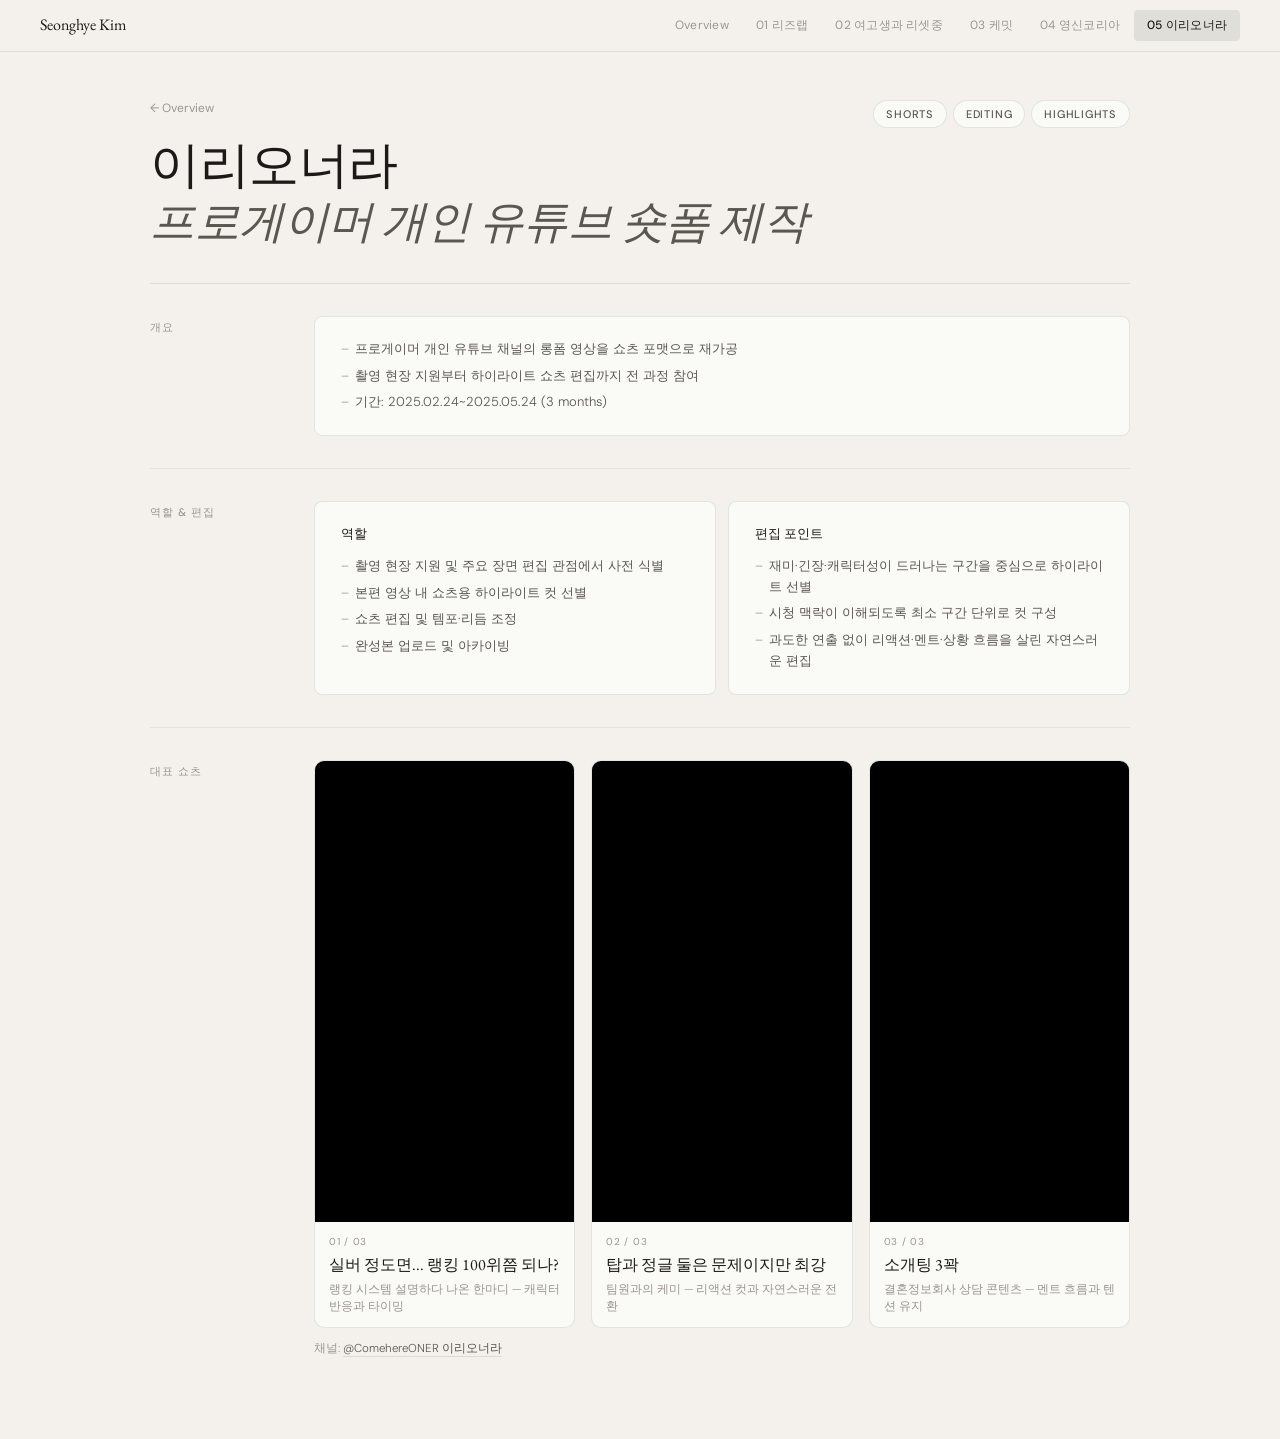
<file: oner/index.html>
<!DOCTYPE html>
<html lang="ko">
<head>
<meta charset="UTF-8">
<meta name="viewport" content="width=device-width, initial-scale=1.0">
<title>이리오너라 — Seonghye Kim</title>
<link rel="icon" href="../img/favicon_2.png">
<link rel="apple-touch-icon" href="../img/favicon_2.png">
<link rel="stylesheet" href="../css/style.css">
<style>
/* 데스크탑: 3열 그리드 */
.yt-cards { display: grid; grid-template-columns: repeat(3, 1fr); gap: 16px; align-items: start; }
.yt-card { border: 1px solid var(--ln); border-radius: 10px; overflow: hidden; background: var(--sur); }
.yt-card-body { padding: 12px 14px; }
.yt-card-num { font-size: 10px; letter-spacing: .07em; text-transform: uppercase; color: var(--ink3); margin-bottom: 4px; }
.yt-card-title { font-family: 'EB Garamond', serif; font-size: 16px; color: var(--ink); line-height: 1.35; margin-bottom: 5px; }
.yt-card-desc { font-size: 11.5px; color: var(--ink3); font-weight: 300; line-height: 1.5; }

.yt-embed { position: relative; width: 100%; padding-bottom: 177.78%; background: #000; }
.yt-embed iframe { position: absolute; top: 0; left: 0; width: 100%; height: 100%; border: 0; }

/* 모바일: 캐러셀 */
@media (max-width: 768px) {
  .yt-cards {
    display: flex;
    overflow-x: auto;
    scroll-snap-type: x mandatory;
    -webkit-overflow-scrolling: touch;
    gap: 12px;
    scrollbar-width: none;
    padding-bottom: 4px;
  }
  .yt-cards::-webkit-scrollbar { display: none; }
  .yt-card {
    flex: 0 0 72vw;
    max-width: 280px;
    scroll-snap-align: start;
  }
  .yt-card-title { font-size: 13px; }
  .yt-card-desc { font-size: 10.5px; }
  .yt-card-body { padding: 9px 11px; }

  /* 캐러셀 인디케이터 */
  .yt-dots-wrap { display: flex; justify-content: center; gap: 6px; margin-top: 12px; }
  .yt-dot2 { width: 5px; height: 5px; border-radius: 50%; background: var(--ln); transition: background .2s; cursor: pointer; }
  .yt-dot2.on { background: var(--ink2); }
}
@media (min-width: 769px) {
  .yt-dots-wrap { display: none; }
}
</style>
</head>
<body>

<nav>
  <a class="nav-logo" href="../index.html">Seonghye Kim</a>
  <div class="nav-right">
    <a class="nb" href="../index.html">Overview</a>
    <a class="nb" href="../leedslab/">01 리즈랩</a>
    <a class="nb" href="../reset/">02 여고생과 리셋중</a>
    <a class="nb" href="../chemeet/">03 케밋</a>
    <a class="nb" href="../yeongshin/">04 영신코리아</a>
    <a class="nb on" href="../oner/">05 이리오너라</a>
  </div>
  <button class="ham" id="ham" onclick="toggleMenu()" aria-label="메뉴"><span></span><span></span><span></span></button>
</nav>
<div class="mobile-menu" id="mobile-menu">
  <a class="nb" href="../index.html">Overview</a>
  <a class="nb" href="../leedslab/">01 리즈랩</a>
  <a class="nb" href="../reset/">02 여고생과 리셋중</a>
  <a class="nb" href="../chemeet/">03 케밋</a>
  <a class="nb" href="../yeongshin/">04 영신코리아</a>
  <a class="nb on" href="../oner/">05 이리오너라</a>
</div>

<div class="wrap">

  <div class="p-header">
    <div>
      <a class="p-back" href="../index.html">← Overview</a>
      <h1 class="p-title">이리오너라<br><em>프로게이머 개인 유튜브 숏폼 제작</em></h1>
    </div>
    <div class="p-chips">
      <span class="chip">Shorts</span>
      <span class="chip">Editing</span>
      <span class="chip">Highlights</span>
    </div>
  </div>

  <!-- 개요 -->
  <div class="p-sec">
    <div class="p-sec-row">
      <div class="p-lbl">개요</div>
      <div class="card"><ul>
        <li>프로게이머 개인 유튜브 채널의 롱폼 영상을 쇼츠 포맷으로 재가공</li>
        <li>촬영 현장 지원부터 하이라이트 쇼츠 편집까지 전 과정 참여</li>
        <li>기간: 2025.02.24~2025.05.24 (3 months)</li>
      </ul></div>
    </div>
  </div>

  <!-- 역할 -->
  <div class="p-sec">
    <div class="p-sec-row">
      <div class="p-lbl">역할 &amp; 편집</div>
      <div class="g2">
        <div class="card"><h4>역할</h4><ul>
          <li>촬영 현장 지원 및 주요 장면 편집 관점에서 사전 식별</li>
          <li>본편 영상 내 쇼츠용 하이라이트 컷 선별</li>
          <li>쇼츠 편집 및 템포·리듬 조정</li>
          <li>완성본 업로드 및 아카이빙</li>
        </ul></div>
        <div class="card"><h4>편집 포인트</h4><ul>
          <li>재미·긴장·캐릭터성이 드러나는 구간을 중심으로 하이라이트 선별</li>
          <li>시청 맥락이 이해되도록 최소 구간 단위로 컷 구성</li>
          <li>과도한 연출 없이 리액션·멘트·상황 흐름을 살린 자연스러운 편집</li>
        </ul></div>
      </div>
    </div>
  </div>

  <!-- 대표 쇼츠 -->
  <div class="p-sec">
    <div class="p-sec-row">
      <div class="p-lbl">대표 쇼츠</div>
      <div>
        <div class="yt-cards" id="yt-cards">

          <div class="yt-card">
            <div class="yt-embed">
              <iframe src="https://www.youtube.com/embed/Kd2ksj6403s?rel=0&playsinline=1&modestbranding=1"
                title="실버 정도면... 랭킹 100위쯤 되나?"
                allow="accelerometer; autoplay; clipboard-write; encrypted-media; gyroscope; picture-in-picture; web-share"
                allowfullscreen></iframe>
            </div>
            <div class="yt-card-body">
              <div class="yt-card-num">01 / 03</div>
              <div class="yt-card-title">실버 정도면... 랭킹 100위쯤 되나?</div>
              <div class="yt-card-desc">랭킹 시스템 설명하다 나온 한마디 — 캐릭터 반응과 타이밍</div>
            </div>
          </div>

          <div class="yt-card">
            <div class="yt-embed">
              <iframe src="https://www.youtube.com/embed/vdnzSZBEXE4?rel=0&playsinline=1&modestbranding=1"
                title="탑과 정글 둘은 문제이지만 최강"
                allow="accelerometer; autoplay; clipboard-write; encrypted-media; gyroscope; picture-in-picture; web-share"
                allowfullscreen></iframe>
            </div>
            <div class="yt-card-body">
              <div class="yt-card-num">02 / 03</div>
              <div class="yt-card-title">탑과 정글 둘은 문제이지만 최강</div>
              <div class="yt-card-desc">팀원과의 케미 — 리액션 컷과 자연스러운 전환</div>
            </div>
          </div>

          <div class="yt-card">
            <div class="yt-embed">
              <iframe src="https://www.youtube.com/embed/y1xG_KQn-VA?rel=0&playsinline=1&modestbranding=1"
                title="소개팅 3꽉"
                allow="accelerometer; autoplay; clipboard-write; encrypted-media; gyroscope; picture-in-picture; web-share"
                allowfullscreen></iframe>
            </div>
            <div class="yt-card-body">
              <div class="yt-card-num">03 / 03</div>
              <div class="yt-card-title">소개팅 3꽉</div>
              <div class="yt-card-desc">결혼정보회사 상담 콘텐츠 — 멘트 흐름과 텐션 유지</div>
            </div>
          </div>

        </div>

        <!-- 모바일 인디케이터 -->
        <div class="yt-dots-wrap" id="yt-dots">
          <div class="yt-dot2 on"></div>
          <div class="yt-dot2"></div>
          <div class="yt-dot2"></div>
        </div>

        <p style="margin-top:12px;font-size:11.5px;color:var(--ink3);font-weight:300">
          채널: <a href="https://www.youtube.com/@ComehereONER" target="_blank" rel="noopener"
            style="color:var(--ink2);text-decoration:none;border-bottom:1px solid var(--ln)">
            @ComehereONER 이리오너라
          </a>
        </p>
      </div>
    </div>
  </div>

</div>

<script>
function toggleMenu() {
  document.getElementById('ham').classList.toggle('open');
  document.getElementById('mobile-menu').classList.toggle('open');
}

// 모바일 캐러셀 인디케이터
(function() {
  var el = document.getElementById('yt-cards');
  var dots = document.querySelectorAll('.yt-dot2');
  if (!el || !dots.length) return;

  el.addEventListener('scroll', function() {
    var w = el.scrollWidth / 3;
    var idx = Math.round(el.scrollLeft / w);
    dots.forEach(function(d, i) { d.classList.toggle('on', i === idx); });
  }, { passive: true });
})();
</script>
</body>
</html>
</file>
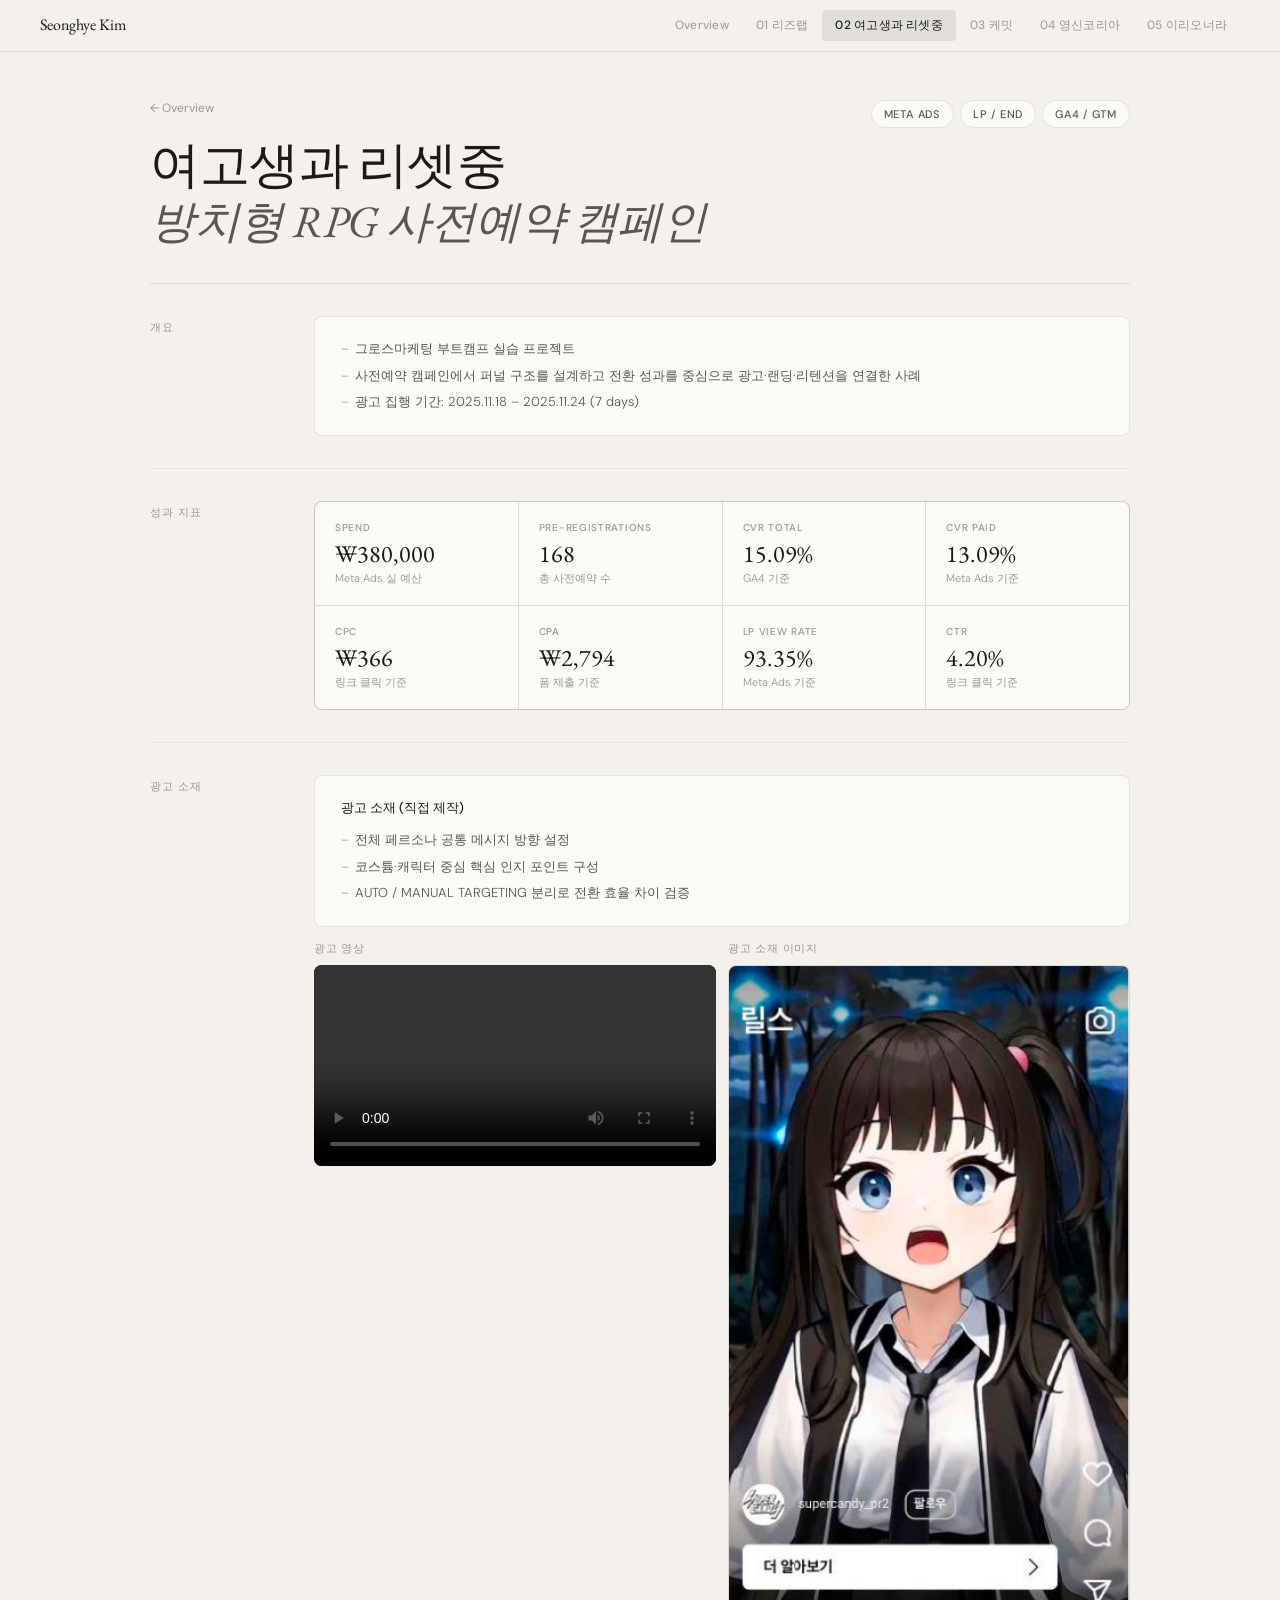
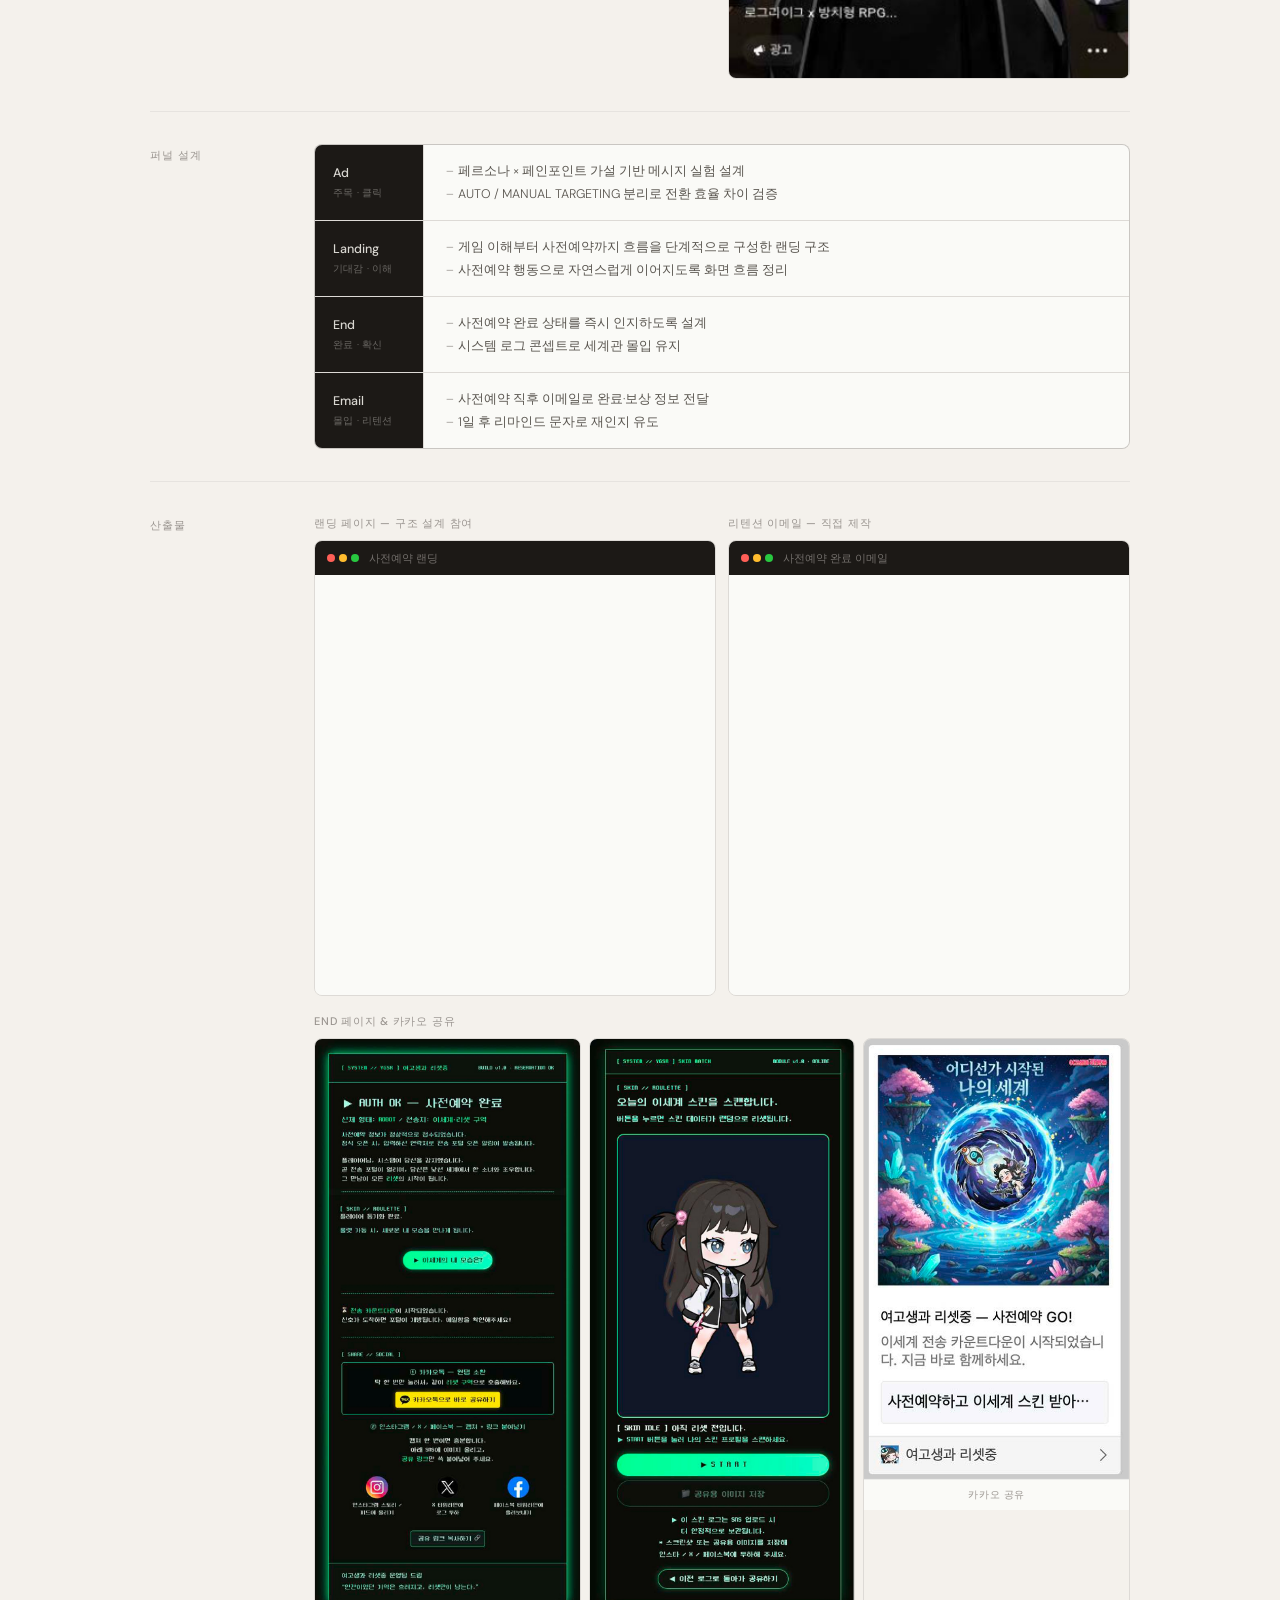
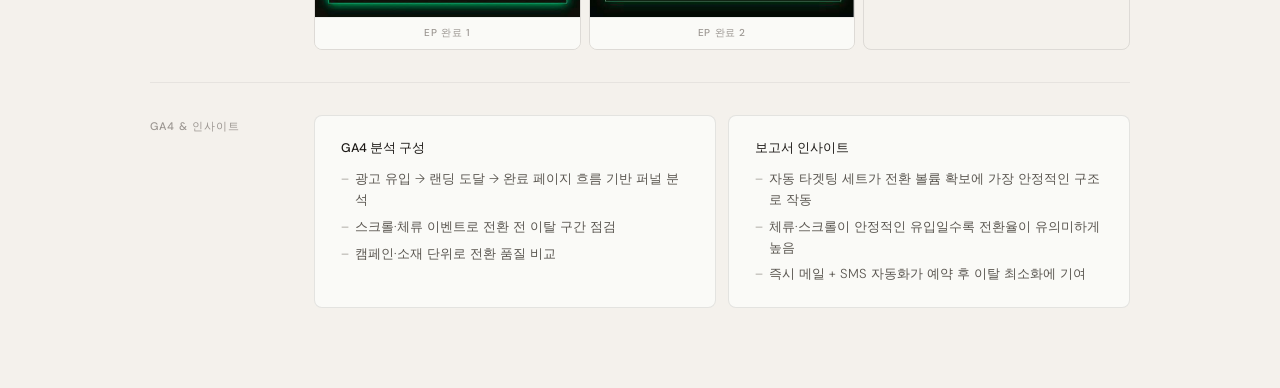
<file: reset/index.html>
<!DOCTYPE html>
<html lang="ko">
<head>
<meta charset="UTF-8">
<meta name="viewport" content="width=device-width, initial-scale=1.0">
<title>여고생과 리셋중 — Seonghye Kim</title>
<link rel="icon" href="../img/favicon_2.png">
<link rel="apple-touch-icon" href="../img/favicon_2.png">
<link rel="stylesheet" href="../css/style.css">
<style>
/* reset 전용 — EP 이미지 직접 배치 (스크롤 없이) */
.ep-grid { display: grid; grid-template-columns: 1fr 1fr 1fr; gap: 8px; }
.ep-img { border-radius: 8px; overflow: hidden; border: 1px solid var(--ln); }
.ep-img img { width: 100%; display: block; }
.ep-lbl { font-size: 10px; font-weight: 500; letter-spacing: .06em; text-transform: uppercase; color: var(--ink3); padding: 7px 10px; background: var(--sur); border-top: 1px solid var(--lns); text-align: center; }

@media (max-width: 768px) {
  .ep-grid { grid-template-columns: 1fr 1fr; gap: 6px; }
}
</style>
</head>
<body>

<nav>
  <a class="nav-logo" href="../index.html">Seonghye Kim</a>
  <div class="nav-right">
    <a class="nb" href="../index.html">Overview</a>
    <a class="nb" href="../leedslab/">01 리즈랩</a>
    <a class="nb on" href="../reset/">02 여고생과 리셋중</a>
    <a class="nb" href="../chemeet/">03 케밋</a>
    <a class="nb" href="../yeongshin/">04 영신코리아</a>
    <a class="nb" href="../oner/">05 이리오너라</a>
  </div>
  <button class="ham" id="ham" onclick="toggleMenu()" aria-label="메뉴"><span></span><span></span><span></span></button>
</nav>
<div class="mobile-menu" id="mobile-menu">
  <a class="nb" href="../index.html">Overview</a>
  <a class="nb" href="../leedslab/">01 리즈랩</a>
  <a class="nb on" href="../reset/">02 여고생과 리셋중</a>
  <a class="nb" href="../chemeet/">03 케밋</a>
  <a class="nb" href="../yeongshin/">04 영신코리아</a>
  <a class="nb" href="../oner/">05 이리오너라</a>
</div>

<div class="wrap">

  <div class="p-header">
    <div>
      <a class="p-back" href="../index.html">← Overview</a>
      <h1 class="p-title">여고생과 리셋중<br><em>방치형 RPG 사전예약 캠페인</em></h1>
    </div>
    <div class="p-chips">
      <span class="chip">Meta Ads</span>
      <span class="chip">LP / End</span>
      <span class="chip">GA4 / GTM</span>
    </div>
  </div>

  <!-- 개요 -->
  <div class="p-sec">
    <div class="p-sec-row">
      <div class="p-lbl">개요</div>
      <div class="card"><ul>
        <li>그로스마케팅 부트캠프 실습 프로젝트</li>
        <li>사전예약 캠페인에서 퍼널 구조를 설계하고 전환 성과를 중심으로 광고·랜딩·리텐션을 연결한 사례</li>
        <li>광고 집행 기간: 2025.11.18 – 2025.11.24 (7 days)</li>
      </ul></div>
    </div>
  </div>

  <!-- 성과 -->
  <div class="p-sec">
    <div class="p-sec-row">
      <div class="p-lbl">성과 지표</div>
      <div class="m-strip">
        <div class="m-cell"><div class="mk">Spend</div><div class="mv">₩380,000</div><div class="mn">Meta Ads 실 예산</div></div>
        <div class="m-cell"><div class="mk">Pre-registrations</div><div class="mv">168</div><div class="mn">총 사전예약 수</div></div>
        <div class="m-cell"><div class="mk">CVR Total</div><div class="mv">15.09%</div><div class="mn">GA4 기준</div></div>
        <div class="m-cell"><div class="mk">CVR Paid</div><div class="mv">13.09%</div><div class="mn">Meta Ads 기준</div></div>
        <div class="m-cell"><div class="mk">CPC</div><div class="mv">₩366</div><div class="mn">링크 클릭 기준</div></div>
        <div class="m-cell"><div class="mk">CPA</div><div class="mv">₩2,794</div><div class="mn">폼 제출 기준</div></div>
        <div class="m-cell"><div class="mk">LP View Rate</div><div class="mv">93.35%</div><div class="mn">Meta Ads 기준</div></div>
        <div class="m-cell"><div class="mk">CTR</div><div class="mv">4.20%</div><div class="mn">링크 클릭 기준</div></div>
      </div>
    </div>
  </div>

  <!-- 광고 소재 -->
  <div class="p-sec">
    <div class="p-sec-row">
      <div class="p-lbl">광고 소재</div>
      <div>
        <div class="card" style="margin-bottom:12px"><h4>광고 소재 (직접 제작)</h4><ul>
          <li>전체 페르소나 공통 메시지 방향 설정</li>
          <li>코스튬·캐릭터 중심 핵심 인지 포인트 구성</li>
          <li>AUTO / MANUAL TARGETING 분리로 전환 효율 차이 검증</li>
        </ul></div>
        <div class="g2" style="align-items:start">
          <div>
            <div style="font-size:11px;font-weight:500;letter-spacing:.07em;text-transform:uppercase;color:var(--ink3);margin-bottom:8px">광고 영상</div>
            <video controls style="width:100%;border-radius:8px;display:block;background:#000">
              <source src="../img/reset/cos_down.mp4" type="video/mp4">
            </video>
          </div>
          <div>
            <div style="font-size:11px;font-weight:500;letter-spacing:.07em;text-transform:uppercase;color:var(--ink3);margin-bottom:8px">광고 소재 이미지</div>
            <img src="../img/reset/02_reset_ad_video_cos_2.jpg" alt="광고 소재 코스 2" style="width:100%;border-radius:8px;border:1px solid var(--ln);display:block">
          </div>
        </div>
      </div>
    </div>
  </div>

  <!-- 퍼널 -->
  <div class="p-sec">
    <div class="p-sec-row">
      <div class="p-lbl">퍼널 설계</div>
      <div class="funnel">
        <div class="f-stage"><div class="f-stage-n">Ad</div><div class="f-stage-s">주목 · 클릭</div></div>
        <div class="f-body"><span>페르소나 × 페인포인트 가설 기반 메시지 실험 설계</span><span>AUTO / MANUAL TARGETING 분리로 전환 효율 차이 검증</span></div>
        <div class="f-stage"><div class="f-stage-n">Landing</div><div class="f-stage-s">기대감 · 이해</div></div>
        <div class="f-body"><span>게임 이해부터 사전예약까지 흐름을 단계적으로 구성한 랜딩 구조</span><span>사전예약 행동으로 자연스럽게 이어지도록 화면 흐름 정리</span></div>
        <div class="f-stage"><div class="f-stage-n">End</div><div class="f-stage-s">완료 · 확신</div></div>
        <div class="f-body"><span>사전예약 완료 상태를 즉시 인지하도록 설계</span><span>시스템 로그 콘셉트로 세계관 몰입 유지</span></div>
        <div class="f-stage"><div class="f-stage-n">Email</div><div class="f-stage-s">몰입 · 리텐션</div></div>
        <div class="f-body"><span>사전예약 직후 이메일로 완료·보상 정보 전달</span><span>1일 후 리마인드 문자로 재인지 유도</span></div>
      </div>
    </div>
  </div>

  <!-- 산출물: 랜딩 + 이메일 (스크롤 프레임) -->
  <div class="p-sec">
    <div class="p-sec-row">
      <div class="p-lbl">산출물</div>
      <div>
        <div class="g2" style="margin-bottom:16px">
          <div>
            <div style="font-size:11px;font-weight:500;letter-spacing:.07em;text-transform:uppercase;color:var(--ink3);margin-bottom:8px">랜딩 페이지 — 구조 설계 참여</div>
            <div class="sframe">
              <div class="sframe-bar"><div class="mdots"><i></i><i></i><i></i></div><span class="sframe-lbl">사전예약 랜딩</span></div>
              <div class="sframe-inner" style="height:420px">
                <img src="../img/reset/02_reset_landingpage_full.jpg" alt="랜딩 페이지 전체" style="width:100%;display:block">
              </div>
            </div>
          </div>
          <div>
            <div style="font-size:11px;font-weight:500;letter-spacing:.07em;text-transform:uppercase;color:var(--ink3);margin-bottom:8px">리텐션 이메일 — 직접 제작</div>
            <div class="sframe">
              <div class="sframe-bar"><div class="mdots"><i></i><i></i><i></i></div><span class="sframe-lbl">사전예약 완료 이메일</span></div>
              <div class="sframe-inner" style="height:420px">
                <img src="../img/reset/02_reset_retention_email_full.jpg" alt="리텐션 이메일 전체" style="width:100%;display:block">
              </div>
            </div>
          </div>
        </div>

        <!-- End 페이지 + 카카오 공유 — 스크롤 없이 이미지 직접 -->
        <div style="font-size:11px;font-weight:500;letter-spacing:.07em;text-transform:uppercase;color:var(--ink3);margin-bottom:8px">End 페이지 &amp; 카카오 공유</div>
        <div class="ep-grid">
          <div class="ep-img">
            <img src="../img/reset/02_reset_ep_1.jpg" alt="EP 1">
            <div class="ep-lbl">EP 완료 1</div>
          </div>
          <div class="ep-img">
            <img src="../img/reset/02_reset_ep_2.jpg" alt="EP 2">
            <div class="ep-lbl">EP 완료 2</div>
          </div>
          <div class="ep-img">
            <img src="../img/reset/02_reset_ep_kakaoshare.jpg" alt="카카오 공유">
            <div class="ep-lbl">카카오 공유</div>
          </div>
        </div>
      </div>
    </div>
  </div>

  <!-- GA4 -->
  <div class="p-sec">
    <div class="p-sec-row">
      <div class="p-lbl">GA4 &amp; 인사이트</div>
      <div class="g2">
        <div class="card"><h4>GA4 분석 구성</h4><ul>
          <li>광고 유입 → 랜딩 도달 → 완료 페이지 흐름 기반 퍼널 분석</li>
          <li>스크롤·체류 이벤트로 전환 전 이탈 구간 점검</li>
          <li>캠페인·소재 단위로 전환 품질 비교</li>
        </ul></div>
        <div class="card"><h4>보고서 인사이트</h4><ul>
          <li>자동 타겟팅 세트가 전환 볼륨 확보에 가장 안정적인 구조로 작동</li>
          <li>체류·스크롤이 안정적인 유입일수록 전환율이 유의미하게 높음</li>
          <li>즉시 메일 + SMS 자동화가 예약 후 이탈 최소화에 기여</li>
        </ul></div>
      </div>
    </div>
  </div>

</div>

<script>
function toggleMenu() {
  document.getElementById('ham').classList.toggle('open');
  document.getElementById('mobile-menu').classList.toggle('open');
}
</script>
</body>
</html>
</file>
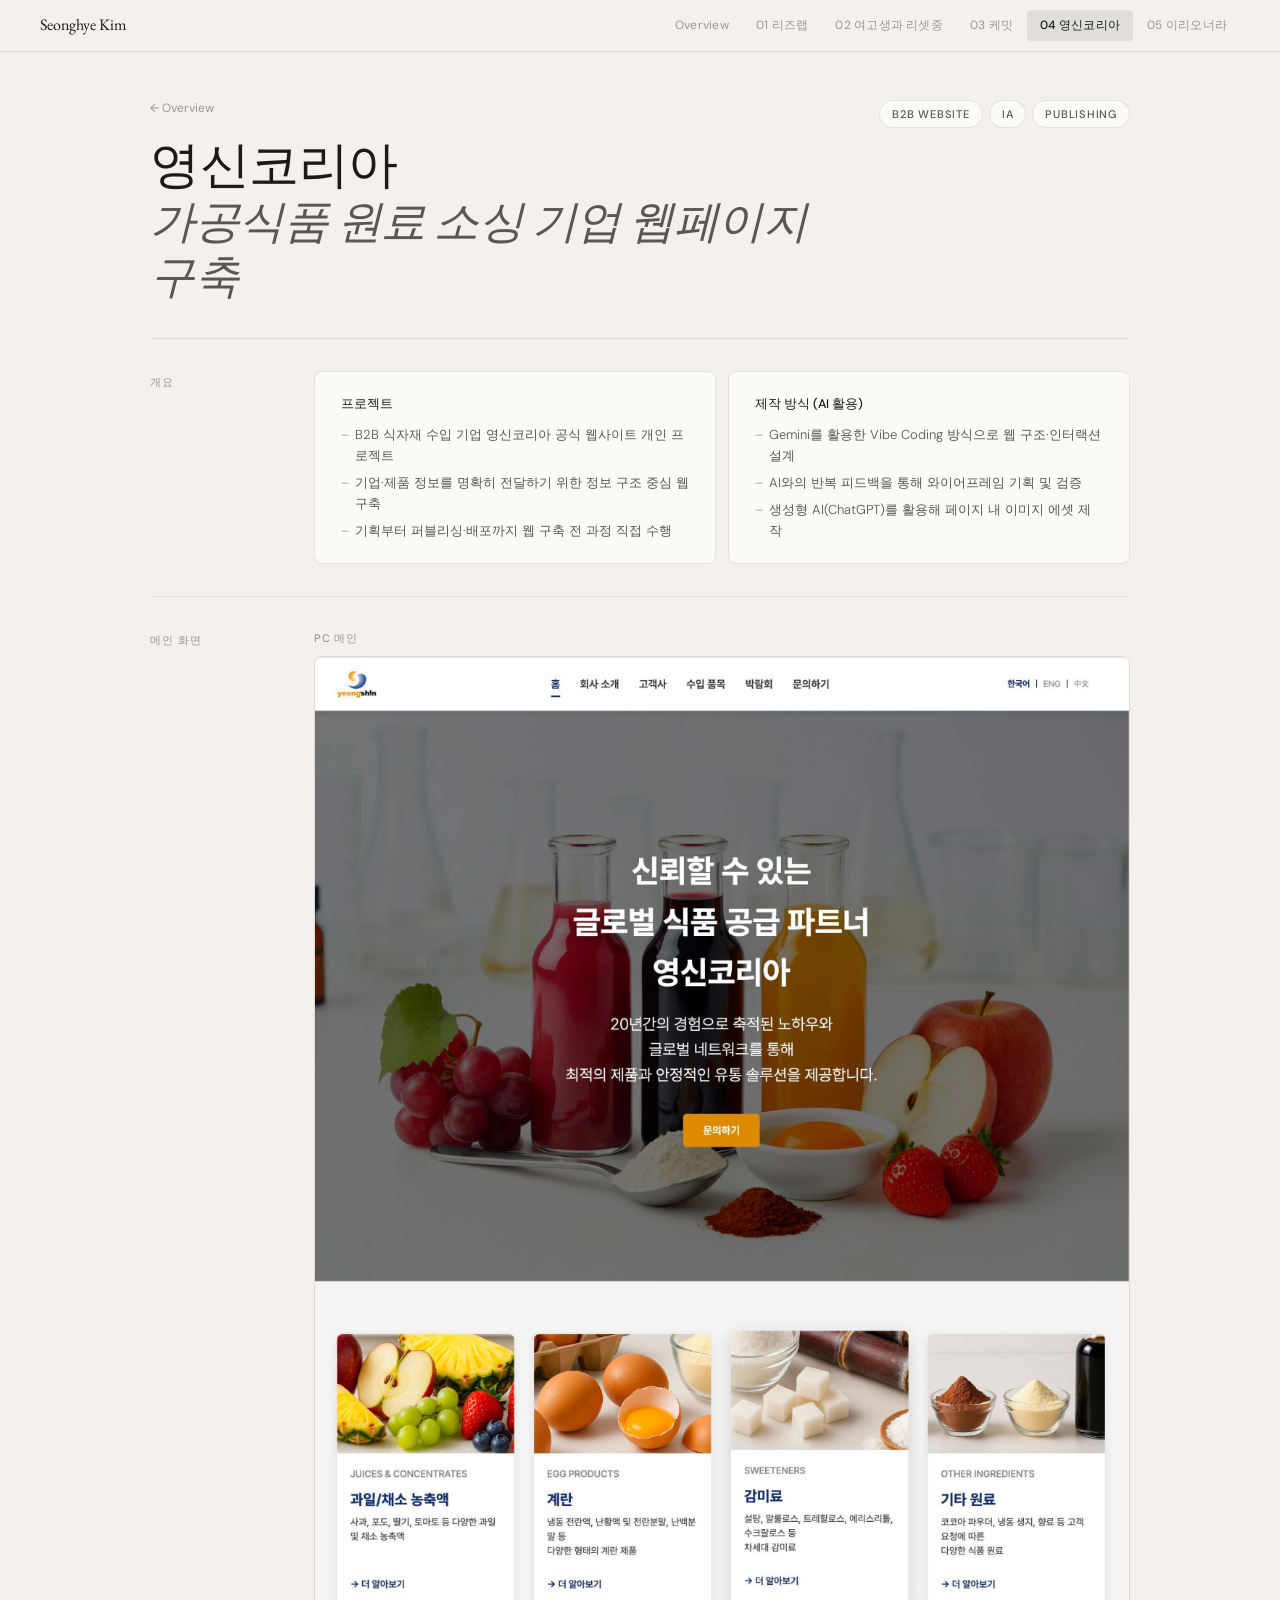
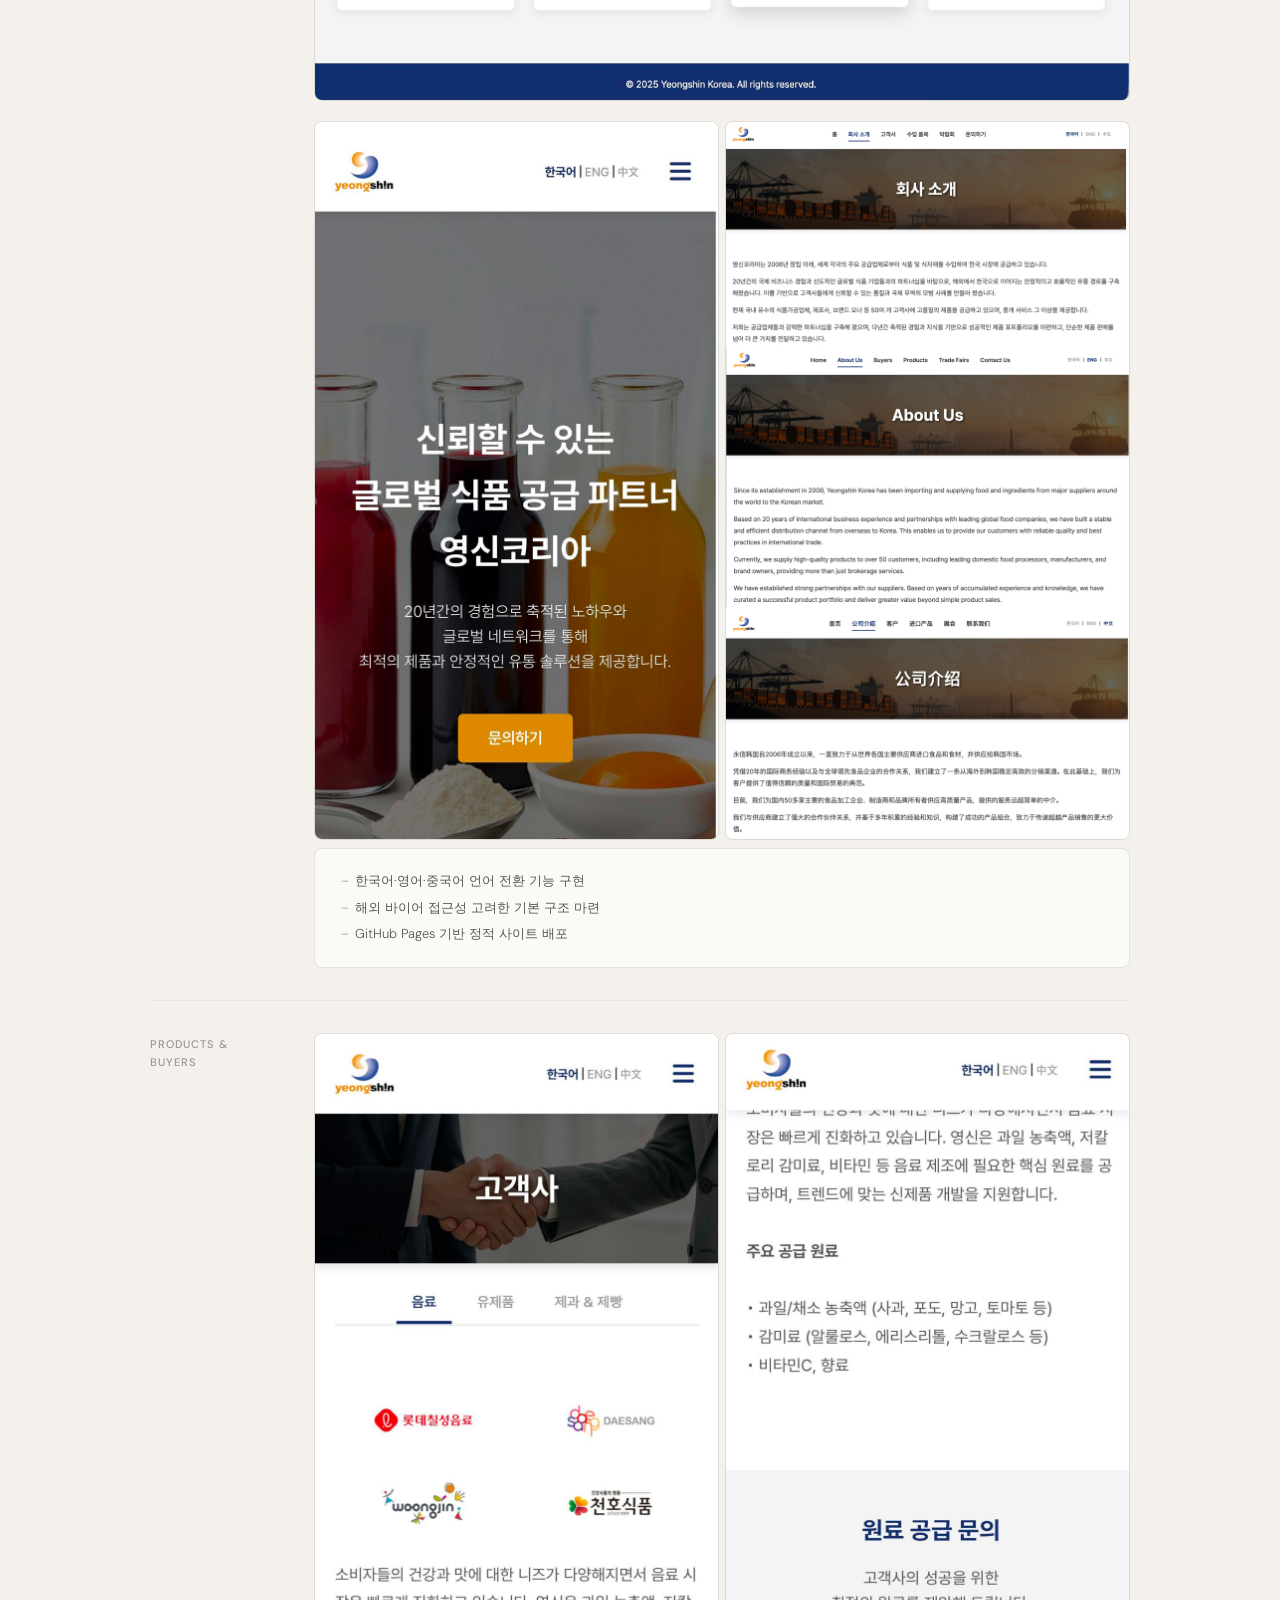
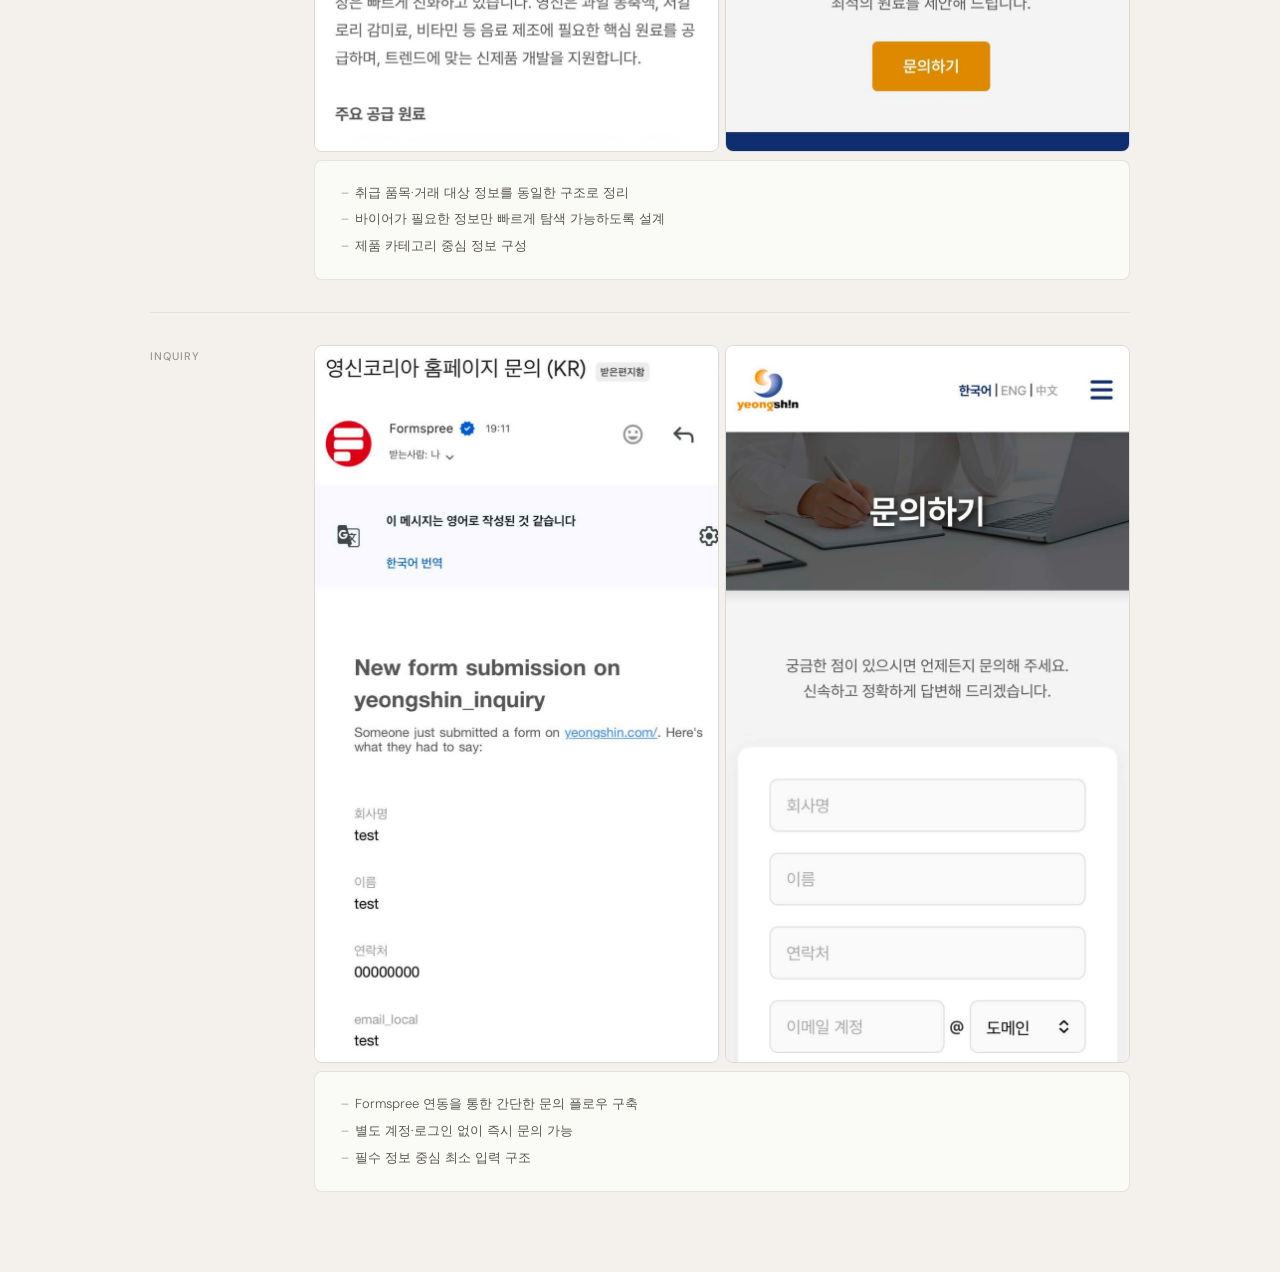
<file: yeongshin/index.html>
<!DOCTYPE html>
<html lang="ko">
<head>
<meta charset="UTF-8">
<meta name="viewport" content="width=device-width, initial-scale=1.0">
<title>영신코리아 — Seonghye Kim</title>
<link rel="icon" href="../img/favicon_2.png">
<link rel="apple-touch-icon" href="../img/favicon_2.png">
<link rel="stylesheet" href="../css/style.css">
<style>
/* 이미지 2열 + 아래 설명 */
.ys-block { margin-bottom: 20px; }
.ys-block:last-child { margin-bottom: 0; }
.ys-title { font-size: 11px; font-weight: 500; letter-spacing: .07em; text-transform: uppercase; color: var(--ink3); margin-bottom: 8px; }
.ys-img2 { display: grid; grid-template-columns: 1fr 1fr; gap: 6px; margin-bottom: 8px; }
.ys-img2 img { width: 100%; border-radius: 8px; border: 1px solid var(--ln); display: block; }
.ys-img1 img { width: 100%; border-radius: 8px; border: 1px solid var(--ln); display: block; margin-bottom: 8px; }
</style>
</head>
<body>

<nav>
  <a class="nav-logo" href="../index.html">Seonghye Kim</a>
  <div class="nav-right">
    <a class="nb" href="../index.html">Overview</a>
    <a class="nb" href="../leedslab/">01 리즈랩</a>
    <a class="nb" href="../reset/">02 여고생과 리셋중</a>
    <a class="nb" href="../chemeet/">03 케밋</a>
    <a class="nb on" href="../yeongshin/">04 영신코리아</a>
    <a class="nb" href="../oner/">05 이리오너라</a>
  </div>
  <button class="ham" id="ham" onclick="toggleMenu()" aria-label="메뉴"><span></span><span></span><span></span></button>
</nav>
<div class="mobile-menu" id="mobile-menu">
  <a class="nb" href="../index.html">Overview</a>
  <a class="nb" href="../leedslab/">01 리즈랩</a>
  <a class="nb" href="../reset/">02 여고생과 리셋중</a>
  <a class="nb" href="../chemeet/">03 케밋</a>
  <a class="nb on" href="../yeongshin/">04 영신코리아</a>
  <a class="nb" href="../oner/">05 이리오너라</a>
</div>

<div class="wrap">

  <div class="p-header">
    <div>
      <a class="p-back" href="../index.html">← Overview</a>
      <h1 class="p-title">영신코리아<br><em>가공식품 원료 소싱 기업 웹페이지 구축</em></h1>
    </div>
    <div class="p-chips">
      <span class="chip">B2B Website</span>
      <span class="chip">IA</span>
      <span class="chip">Publishing</span>
    </div>
  </div>

  <!-- 개요 -->
  <div class="p-sec">
    <div class="p-sec-row">
      <div class="p-lbl">개요</div>
      <div class="g2">
        <div class="card"><h4>프로젝트</h4><ul>
          <li>B2B 식자재 수입 기업 영신코리아 공식 웹사이트 개인 프로젝트</li>
          <li>기업·제품 정보를 명확히 전달하기 위한 정보 구조 중심 웹 구축</li>
          <li>기획부터 퍼블리싱·배포까지 웹 구축 전 과정 직접 수행</li>
        </ul></div>
        <div class="card"><h4>제작 방식 (AI 활용)</h4><ul>
          <li>Gemini를 활용한 Vibe Coding 방식으로 웹 구조·인터랙션 설계</li>
          <li>AI와의 반복 피드백을 통해 와이어프레임 기획 및 검증</li>
          <li>생성형 AI(ChatGPT)를 활용해 페이지 내 이미지 에셋 제작</li>
        </ul></div>
      </div>
    </div>
  </div>

  <!-- 메인 화면 -->
  <div class="p-sec">
    <div class="p-sec-row">
      <div class="p-lbl">메인 화면</div>
      <div>
        <div class="ys-block">
          <div class="ys-title">PC 메인</div>
          <div class="ys-img1">
            <img src="../img/yeongshin/04_yeongshin_main_pc.jpg" alt="PC 메인">
          </div>
        </div>
        <div class="ys-block">
          <div class="ys-img2">
            <img src="../img/yeongshin/04_yeongshin_main_mo.jpg" alt="모바일 메인">
            <img src="../img/yeongshin/04_yeongshin_lang.jpg" alt="다국어 전환">
          </div>
          <div class="card"><ul>
            <li>한국어·영어·중국어 언어 전환 기능 구현</li>
            <li>해외 바이어 접근성 고려한 기본 구조 마련</li>
            <li>GitHub Pages 기반 정적 사이트 배포</li>
          </ul></div>
        </div>
      </div>
    </div>
  </div>

  <!-- Products & Buyers -->
  <div class="p-sec">
    <div class="p-sec-row">
      <div class="p-lbl">Products &amp; Buyers</div>
      <div>
        <div class="ys-img2">
          <img src="../img/yeongshin/04_yeongshin_buyers_1.jpg" alt="고객사 1">
          <img src="../img/yeongshin/04_yeongshin_buyers_2.jpg" alt="고객사 2">
        </div>
        <div class="card"><ul>
          <li>취급 품목·거래 대상 정보를 동일한 구조로 정리</li>
          <li>바이어가 필요한 정보만 빠르게 탐색 가능하도록 설계</li>
          <li>제품 카테고리 중심 정보 구성</li>
        </ul></div>
      </div>
    </div>
  </div>

  <!-- Inquiry -->
  <div class="p-sec">
    <div class="p-sec-row">
      <div class="p-lbl">Inquiry</div>
      <div>
        <div class="ys-img2">
          <img src="../img/yeongshin/04_yeongshin_formspree_1.jpg" alt="Formspree">
          <img src="../img/yeongshin/04_yeongshin_inquiry_1.jpg" alt="문의 페이지">
        </div>
        <div class="card"><ul>
          <li>Formspree 연동을 통한 간단한 문의 플로우 구축</li>
          <li>별도 계정·로그인 없이 즉시 문의 가능</li>
          <li>필수 정보 중심 최소 입력 구조</li>
        </ul></div>
      </div>
    </div>
  </div>

</div>

<script>
function toggleMenu() {
  document.getElementById('ham').classList.toggle('open');
  document.getElementById('mobile-menu').classList.toggle('open');
}
</script>
</body>
</html>
</file>
<file: css/style.css>
@import url('https://fonts.googleapis.com/css2?family=EB+Garamond:ital,wght@0,400;0,500;1,400&family=DM+Sans:ital,opsz,wght@0,9..40,300;0,9..40,400;0,9..40,500;1,9..40,300&display=swap');

* { margin: 0; padding: 0; box-sizing: border-box; }
:root {
  --bg: #F4F1EC;
  --sur: #FAFAF7;
  --ink: #1C1916;
  --ink2: #5A5650;
  --ink3: #9A9590;
  --ln: rgba(28,25,22,0.10);
  --lns: rgba(28,25,22,0.06);
}
html { scroll-behavior: smooth; }
body { background: var(--bg); color: var(--ink); font-family: 'DM Sans', sans-serif; font-size: 14px; line-height: 1.65; -webkit-font-smoothing: antialiased; padding-top: 52px; }

/* ── NAV ── */
nav {
  position: fixed; top: 0; left: 0; right: 0; z-index: 200;
  height: 52px; display: flex; align-items: center;
  padding: 0 40px;
  background: rgba(244,241,236,0.93); backdrop-filter: blur(18px);
  border-bottom: 1px solid var(--ln);
}
.nav-logo { font-family: 'EB Garamond', serif; font-size: 16px; color: var(--ink); text-decoration: none; }
.nav-right { margin-left: auto; display: flex; gap: 1px; }
.nb {
  font-size: 12px; color: var(--ink3); background: none; border: none;
  padding: 6px 13px; border-radius: 4px; cursor: pointer;
  font-family: 'DM Sans', sans-serif; letter-spacing: 0.02em;
  text-decoration: none; display: inline-flex; align-items: center;
  transition: color .15s, background .15s;
}
.nb:hover { color: var(--ink); background: rgba(28,25,22,0.06); }
.nb.on { color: var(--ink); background: rgba(28,25,22,0.09); font-weight: 500; }

/* ── WRAP ── */
.wrap { max-width: 1060px; margin: 0 auto; padding: 0 40px; }

/* ── CHIP ── */
.chip {
  font-size: 11px; font-weight: 500; letter-spacing: .07em; text-transform: uppercase;
  color: var(--ink2); border: 1px solid var(--ln); padding: 4px 12px;
  border-radius: 100px; background: var(--sur);
}

/* ── PROJECT PAGE HEADER ── */
.p-header {
  padding: 44px 0 36px; border-bottom: 1px solid var(--ln);
  display: flex; justify-content: space-between; align-items: flex-end; gap: 28px;
}
.p-back {
  display: inline-flex; align-items: center; gap: 5px;
  font-size: 12px; color: var(--ink3); text-decoration: none;
  margin-bottom: 18px; transition: color .15s;
}
.p-back:hover { color: var(--ink); }
.p-title { font-family: 'EB Garamond', serif; font-size: clamp(30px,4.2vw,50px); font-weight: 400; line-height: 1.1; letter-spacing: -.01em; }
.p-title em { font-style: italic; color: var(--ink2); font-size: .9em; }
.p-chips { display: flex; gap: 6px; flex-shrink: 0; align-self: flex-start; margin-top: 4px; flex-wrap: wrap; }

/* ── SECTION ── */
.p-sec { padding: 32px 0; border-bottom: 1px solid var(--lns); }
.p-sec:last-child { border-bottom: none; padding-bottom: 80px; }
.p-sec-row { display: grid; grid-template-columns: 128px 1fr; gap: 36px; align-items: start; }
.p-lbl { font-size: 11px; font-weight: 500; letter-spacing: .09em; text-transform: uppercase; color: var(--ink3); padding-top: 2px; }

/* ── CARD ── */
.card { background: var(--sur); border: 1px solid var(--ln); border-radius: 8px; padding: 22px 26px; }
.card h4 { font-size: 12.5px; font-weight: 500; color: var(--ink); margin-bottom: 11px; }
.card ul { list-style: none; display: flex; flex-direction: column; gap: 6px; }
.card li { font-size: 13px; color: var(--ink2); font-weight: 300; padding-left: 14px; position: relative; line-height: 1.6; }
.card li::before { content: '–'; position: absolute; left: 0; color: var(--ink3); }
.card p { font-size: 13px; color: var(--ink2); font-weight: 300; line-height: 1.65; }

/* ── GRID HELPERS ── */
.g2 { display: grid; grid-template-columns: 1fr 1fr; gap: 12px; }
.g3 { display: grid; grid-template-columns: 1fr 1fr 1fr; gap: 12px; }
.sp12 { height: 12px; }

/* ── METRICS ── */
.m-strip { display: grid; grid-template-columns: repeat(4,1fr); gap: 1px; background: var(--ln); border: 1px solid var(--ln); border-radius: 8px; overflow: hidden; }
.m-cell { background: var(--sur); padding: 18px 20px; }
.mk { font-size: 10px; font-weight: 500; letter-spacing: .07em; text-transform: uppercase; color: var(--ink3); margin-bottom: 4px; }
.mv { font-family: 'EB Garamond', serif; font-size: 24px; color: var(--ink); line-height: 1.1; margin-bottom: 2px; }
.mn { font-size: 11px; color: var(--ink3); font-weight: 300; }

/* ── FUNNEL ── */
.funnel { border: 1px solid var(--ln); border-radius: 8px; overflow: hidden; background: var(--ln); display: grid; grid-template-columns: 108px 1fr; gap: 1px; }
.f-stage { background: var(--ink); color: rgba(244,241,236,.88); padding: 16px 18px; display: flex; flex-direction: column; justify-content: center; }
.f-stage-n { font-size: 12.5px; font-weight: 500; margin-bottom: 1px; }
.f-stage-s { font-size: 10px; opacity: .4; letter-spacing: .02em; }
.f-body { background: var(--sur); padding: 16px 22px; font-size: 12.5px; color: var(--ink2); font-weight: 300; line-height: 1.6; display: flex; flex-direction: column; gap: 3px; }
.f-body span { display: block; padding-left: 12px; position: relative; }
.f-body span::before { content: '–'; position: absolute; left: 0; color: var(--ink3); }

/* ── SCROLL FRAME ── */
.sframe { border: 1px solid var(--ln); border-radius: 8px; overflow: hidden; }
.sframe-bar { background: var(--ink); height: 34px; display: flex; align-items: center; padding: 0 12px; gap: 10px; }
.mdots { display: flex; gap: 4px; }
.mdots i { width: 8px; height: 8px; border-radius: 50%; display: block; }
.mdots i:nth-child(1) { background: #FF5F57; }
.mdots i:nth-child(2) { background: #FFBC2E; }
.mdots i:nth-child(3) { background: #28C840; }
.sframe-lbl { font-size: 11px; color: rgba(244,241,236,.4); font-weight: 300; }
.sframe-inner { overflow-y: auto; background: var(--sur); }
.sframe-inner::-webkit-scrollbar { width: 3px; }
.sframe-inner::-webkit-scrollbar-thumb { background: var(--ln); }

/* ── SNS GRID ── */
.sns-grid { display: grid; grid-template-columns: repeat(3,1fr); gap: 2px; background: var(--ln); }
.sns-cell { aspect-ratio: 1; background: #1e1a14; position: relative; overflow: hidden; }
.sns-cell img { width: 100%; height: 100%; object-fit: cover; display: block; }
.sns-lbl { position: absolute; bottom: 0; left: 0; right: 0; padding: 7px; background: linear-gradient(transparent,rgba(0,0,0,.7)); color: rgba(255,255,255,.75); font-size: 9.5px; font-weight: 500; letter-spacing: .03em; z-index: 1; }

/* ── BTL ── */
.btl-grid { display: grid; grid-template-columns: 1fr 1fr; gap: 12px; }
.btl-card { border: 1px solid var(--ln); border-radius: 8px; overflow: hidden; background: var(--sur); }
.btl-head { padding: 12px 16px; border-bottom: 1px solid var(--lns); }
.btl-head h5 { font-size: 12.5px; font-weight: 500; color: var(--ink); margin-bottom: 2px; }
.btl-head p { font-size: 11px; color: var(--ink3); font-weight: 300; }
.btl-photos { display: grid; grid-template-columns: 1fr 1fr; gap: 2px; background: var(--ln); padding: 2px; }
.btl-photos.four { grid-template-columns: 1fr 1fr; }
.btl-photo { background: #d5d0c8; overflow: hidden; }
.btl-photo img { width: 100%; height: 100%; object-fit: cover; display: block; }

/* ── LANDING PREVIEW ── */
.lp-bg { background: #09091a; }
.lp-hero { background: linear-gradient(180deg,#0c0c1e,#18073a); padding: 36px 22px 26px; text-align: center; border-bottom: 1px solid rgba(255,255,255,.05); }
.lp-hero h3 { font-size: 17px; font-weight: 700; color: #fff; margin-bottom: 7px; line-height: 1.3; font-family: 'DM Sans', sans-serif; }
.lp-hero p { font-size: 11px; color: rgba(255,255,255,.4); margin-bottom: 16px; }
.lp-cta { display: inline-block; background: #5b21b6; color: white; padding: 9px 20px; border-radius: 6px; font-size: 12px; font-weight: 600; cursor: pointer; }
.lp-form { padding: 22px; }
.lp-form h4 { font-size: 12.5px; font-weight: 600; color: white; margin-bottom: 12px; font-family: 'DM Sans', sans-serif; }
.lp-inp { width: 100%; background: rgba(255,255,255,.06); border: 1px solid rgba(255,255,255,.11); border-radius: 5px; padding: 9px 12px; color: white; font-size: 12px; margin-bottom: 7px; outline: none; font-family: inherit; }
.lp-inp::placeholder { color: rgba(255,255,255,.22); }
.lp-chk { display: flex; gap: 7px; align-items: flex-start; margin-bottom: 7px; }
.lp-chk input { margin-top: 2px; accent-color: #5b21b6; flex-shrink: 0; }
.lp-chk label { font-size: 10px; color: rgba(255,255,255,.3); line-height: 1.45; }
.lp-btn { width: 100%; background: #5b21b6; color: white; border: none; padding: 11px; border-radius: 5px; font-size: 12.5px; font-weight: 600; cursor: pointer; font-family: inherit; margin-top: 4px; }

/* ── EMAIL PREVIEW ── */
.em-bg { background: #e5e3df; padding: 18px; }
.em-card { background: #fff; border-radius: 6px; overflow: hidden; box-shadow: 0 2px 10px rgba(0,0,0,.07); }
.em-top { background: #0e0e22; padding: 24px; text-align: center; }
.em-top h3 { font-size: 16px; font-weight: 700; color: white; margin-bottom: 3px; font-family: 'DM Sans', sans-serif; }
.em-top p { font-size: 10.5px; color: rgba(255,255,255,.3); }
.em-body { padding: 22px; }
.em-body p { font-size: 12px; color: #555; margin-bottom: 10px; line-height: 1.65; font-family: 'DM Sans', sans-serif; }
.em-reward { background: linear-gradient(135deg,#0e0e22,#1a1040); border-radius: 7px; padding: 16px; display: grid; grid-template-columns: repeat(3,1fr); gap: 7px; margin: 12px 0; }
.r-item { background: rgba(255,255,255,.07); border-radius: 5px; padding: 10px 6px; text-align: center; }
.r-icon { font-size: 17px; margin-bottom: 4px; }
.r-val { font-size: 11px; font-weight: 700; color: white; }
.r-sub { font-size: 9.5px; color: rgba(255,255,255,.3); margin-top: 1px; }
.em-cta { display: block; background: #5b21b6; color: white; text-align: center; padding: 11px; border-radius: 5px; font-size: 12.5px; font-weight: 600; margin: 12px 0; cursor: pointer; }
.em-foot { font-size: 10px; color: #ccc; text-align: center; }

/* ── VIDEO UPLOAD ── */
.vid-zone { border: 1px dashed var(--ln); border-radius: 8px; padding: 36px 20px; text-align: center; cursor: pointer; transition: border-color .15s; background: var(--sur); }
.vid-zone:hover { border-color: var(--ink3); }
.vid-icon { font-size: 24px; color: var(--ink3); margin-bottom: 9px; }
.vid-zone h5 { font-size: 13px; font-weight: 500; color: var(--ink); margin-bottom: 3px; }
.vid-zone p { font-size: 12px; color: var(--ink3); font-weight: 300; }
#ad-video { width: 100%; border-radius: 8px; display: block; background: #000; }
.vid-swap { width: 100%; margin-top: 9px; padding: 8px; background: none; border: 1px solid var(--ln); border-radius: 6px; font-size: 11.5px; color: var(--ink3); cursor: pointer; font-family: inherit; transition: color .15s; }
.vid-swap:hover { color: var(--ink); }

/* ── CREATIVE CARDS ── */
.cr-grid { display: grid; grid-template-columns: repeat(4,1fr); gap: 12px; }
.cr-card { border: 1px solid var(--ln); border-radius: 8px; overflow: hidden; background: var(--sur); }
.cr-head { padding: 11px 14px; border-bottom: 1px solid var(--lns); }
.cr-badge { font-size: 9.5px; font-weight: 600; letter-spacing: .07em; text-transform: uppercase; color: var(--ink3); background: rgba(28,25,22,.07); padding: 2px 7px; border-radius: 3px; display: inline-block; margin-bottom: 4px; }
.cr-head h5 { font-size: 12px; font-weight: 500; color: var(--ink); }
.cr-prev { aspect-ratio: 3/4; overflow: hidden; }
.cr-prev img { width: 100%; height: 100%; object-fit: cover; display: block; }
.cr-notes { padding: 10px 14px; border-top: 1px solid var(--lns); list-style: none; display: flex; flex-direction: column; gap: 2px; }
.cr-notes li { font-size: 11px; color: var(--ink3); font-weight: 300; padding-left: 10px; position: relative; line-height: 1.4; }
.cr-notes li::before { content: '–'; position: absolute; left: 0; }

/* ── PERF COMPARE ── */
.perf-cards { display: grid; grid-template-columns: 1fr 1fr; gap: 12px; }
.perf-c { border: 1px solid var(--ln); border-radius: 8px; overflow: hidden; background: var(--sur); }
.perf-c-head { padding: 14px 18px; border-bottom: 1px solid var(--lns); }
.perf-c-head h4 { font-size: 13px; font-weight: 500; color: var(--ink); }
.perf-c-head p { font-size: 11.5px; color: var(--ink3); font-weight: 300; }
.perf-c-body { padding: 14px 18px; display: grid; grid-template-columns: 1fr 1fr; gap: 10px; }
.pk { font-size: 10px; font-weight: 500; letter-spacing: .06em; text-transform: uppercase; color: var(--ink3); margin-bottom: 2px; }
.pv { font-family: 'EB Garamond', serif; font-size: 21px; color: var(--ink); }

/* ── BROWSER MOCKUP ── */
.browser { border: 1px solid var(--ln); border-radius: 8px; overflow: hidden; }
.brow-bar { height: 36px; background: #eceae5; display: flex; align-items: center; padding: 0 12px; gap: 12px; border-bottom: 1px solid var(--ln); }
.bdots { display: flex; gap: 4px; }
.bdots span { width: 9px; height: 9px; border-radius: 50%; display: block; }
.bdots span:nth-child(1) { background: #FF5F57; }
.bdots span:nth-child(2) { background: #FFBC2E; }
.bdots span:nth-child(3) { background: #28C840; }
.burl { flex: 1; background: white; border: 1px solid var(--ln); border-radius: 4px; padding: 4px 11px; font-size: 11px; color: var(--ink3); }
.web-nav-bar { background: white; border-bottom: 1px solid #eee; padding: 11px 28px; display: flex; align-items: center; gap: 24px; }
.web-logo { font-weight: 700; font-size: 14px; color: #1e3a5f; }
.web-nav-bar a { font-size: 11.5px; color: #888; text-decoration: none; }
.web-hero-block { background: linear-gradient(135deg,#1e3a5f,#0c1f36); padding: 36px 28px; text-align: center; color: white; }
.web-hero-block h2 { font-size: 20px; font-weight: 700; margin-bottom: 7px; line-height: 1.35; font-family: 'DM Sans', sans-serif; }
.web-hero-block p { font-size: 11px; opacity: .5; margin-bottom: 16px; line-height: 1.6; }
.web-cta-btn { background: #d48a08; color: white; padding: 9px 22px; border-radius: 5px; font-size: 12px; font-weight: 600; display: inline-block; cursor: pointer; }
.web-prods { display: grid; grid-template-columns: repeat(4,1fr); border-top: 1px solid #eee; }
.web-prod { padding: 16px 12px; text-align: center; border-right: 1px solid #eee; background: white; }
.web-prod:last-child { border-right: none; }
.web-prod-icon { font-size: 18px; margin-bottom: 6px; }
.web-prod h5 { font-size: 11px; font-weight: 600; color: #222; margin-bottom: 1px; }
.web-prod p { font-size: 10px; color: #aaa; }

/* ── YOUTUBE PAGER ── */
.yt-pager { position: relative; }
.yt-slide { display: none; }
.yt-slide.active { display: block; }
.yt-slide-inner { display: grid; grid-template-columns: 280px 1fr; gap: 28px; align-items: start; }
.yt-embed-wrap { position: relative; padding-bottom: 177.78%; height: 0; overflow: hidden; background: #000; border-radius: 8px; }
.yt-embed-wrap iframe { position: absolute; top: 0; left: 0; width: 100%; height: 100%; border: none; }
.yt-slide-num { font-size: 11px; font-weight: 500; letter-spacing: .07em; text-transform: uppercase; color: var(--ink3); margin-bottom: 12px; }
.yt-slide-title { font-family: 'EB Garamond', serif; font-size: 22px; font-weight: 400; color: var(--ink); margin-bottom: 10px; line-height: 1.3; }
.yt-slide-desc { font-size: 13px; color: var(--ink2); font-weight: 300; line-height: 1.65; }
.yt-controls { display: flex; align-items: center; gap: 16px; margin-top: 20px; }
.yt-btn { background: none; border: 1px solid var(--ln); border-radius: 4px; width: 32px; height: 32px; font-size: 14px; color: var(--ink2); cursor: pointer; font-family: inherit; transition: all .15s; display: flex; align-items: center; justify-content: center; }
.yt-btn:hover:not(:disabled) { background: var(--ink); color: var(--bg); border-color: var(--ink); }
.yt-btn:disabled { opacity: 0.3; cursor: default; }
.yt-dots { display: flex; gap: 6px; }
.yt-dot { width: 6px; height: 6px; border-radius: 50%; background: var(--ln); cursor: pointer; transition: background .15s; border: none; display: block; }
.yt-dot.active { background: var(--ink); }

/* ── ANIMATE ── */
@keyframes up { from { opacity:0; transform:translateY(10px); } to { opacity:1; transform:translateY(0); } }
.wrap > * { animation: up .3s ease both; }
.wrap > *:nth-child(2) { animation-delay: .05s; }
.wrap > *:nth-child(3) { animation-delay: .10s; }
.wrap > *:nth-child(4) { animation-delay: .15s; }
.wrap > *:nth-child(5) { animation-delay: .20s; }
.wrap > *:nth-child(6) { animation-delay: .22s; }

/* ── HAMBURGER ── */
.ham { display: none; flex-direction: column; gap: 5px; cursor: pointer; padding: 6px; background: none; border: none; margin-left: auto; flex-shrink: 0; }
.ham span { display: block; width: 22px; height: 2px; background: var(--ink); border-radius: 2px; transition: all .25s; }
.ham.open span:nth-child(1) { transform: translateY(7px) rotate(45deg); }
.ham.open span:nth-child(2) { opacity: 0; }
.ham.open span:nth-child(3) { transform: translateY(-7px) rotate(-45deg); }

.mobile-menu {
  display: none;
  position: fixed; top: 52px; left: 0; right: 0; z-index: 190;
  background: rgba(244,241,236,0.98); backdrop-filter: blur(18px);
  border-bottom: 1px solid var(--ln);
  flex-direction: column; padding: 8px 0 12px;
}
.mobile-menu.open { display: flex; }
.mobile-menu .nb {
  font-size: 14px; padding: 12px 24px; border-radius: 0;
  width: 100%; justify-content: flex-start;
  border-bottom: 1px solid var(--lns);
  color: var(--ink2);
}
.mobile-menu .nb:last-child { border-bottom: none; }
.mobile-menu .nb.on { color: var(--ink); background: rgba(28,25,22,0.05); }

/* ── RESPONSIVE ── */
@media (max-width: 768px) {
  /* Nav */
  nav { padding: 0 16px; }
  .nav-right { display: none; }
  .ham { display: flex; }

  /* Page layout */
  .wrap { padding: 0 16px; }
  .p-sec-row { grid-template-columns: 1fr !important; gap: 10px; }
  .p-header { flex-direction: column; align-items: flex-start; gap: 10px; }
  .p-chips { flex-wrap: wrap; gap: 5px; }
  .p-title { font-size: clamp(24px, 7vw, 38px) !important; }
  .p-sec { padding: 20px 0; }
  .p-lbl { font-size: 10px; letter-spacing: .07em; }
  .p-back { font-size: 11px; margin-bottom: 10px; }

  /* 2-col grids */
  .g2 { grid-template-columns: 1fr 1fr; gap: 8px; }
  .g3 { grid-template-columns: 1fr 1fr; gap: 8px; }
  .perf-cards { grid-template-columns: 1fr 1fr; gap: 8px; }
  .cr-grid { grid-template-columns: 1fr 1fr; gap: 8px; }
  .m-strip { grid-template-columns: 1fr 1fr; }
  .btl-grid { grid-template-columns: 1fr 1fr; gap: 8px; }

  /* Cards */
  .card { padding: 11px 13px; }
  .card li, .card p { font-size: 11.5px; line-height: 1.55; }
  .card h4 { font-size: 11px; margin-bottom: 8px; }
  .card ul { gap: 5px; }

  /* Metrics */
  .m-cell { padding: 11px 12px; }
  .mv { font-size: 17px; }
  .mk { font-size: 9px; }
  .mn { font-size: 10px; }

  /* Perf */
  .perf-c-body { grid-template-columns: 1fr 1fr; gap: 8px; }
  .pv { font-size: 16px; }
  .pk { font-size: 9px; }
  .perf-c-head h4 { font-size: 12px; }
  .perf-c-head p { font-size: 10.5px; }

  /* Funnel */
  .funnel { grid-template-columns: 1fr; }
  .f-stage { padding: 10px 14px; flex-direction: row; gap: 8px; align-items: center; }
  .f-body span { font-size: 11.5px; }

  /* Creative grid */
  .cr-head { padding: 8px 10px; }
  .cr-badge { font-size: 9px; }
  .cr-head h5 { font-size: 11px; }
  .cr-notes li { font-size: 10px; }

  /* Web mockup */
  .web-prods { grid-template-columns: 1fr 1fr; }
  .web-hero-block h2 { font-size: 14px; }
  .web-hero-block p { display: none; }

  /* YouTube pager */
  .yt-slide-inner { grid-template-columns: 1fr; gap: 16px; }
  .yt-embed-wrap { max-width: 200px; margin: 0 auto; }
  .yt-slide-title { font-size: 16px; margin-top: 4px; }
  .yt-slide-num { font-size: 10px; }
  .yt-slide-desc { font-size: 12px; }

  /* Sframe */
  .sframe-bar { height: 28px; }
  .sframe-lbl { font-size: 10px; }

  /* Chip */
  .chip { font-size: 10px; padding: 3px 10px; }
}
</file>
